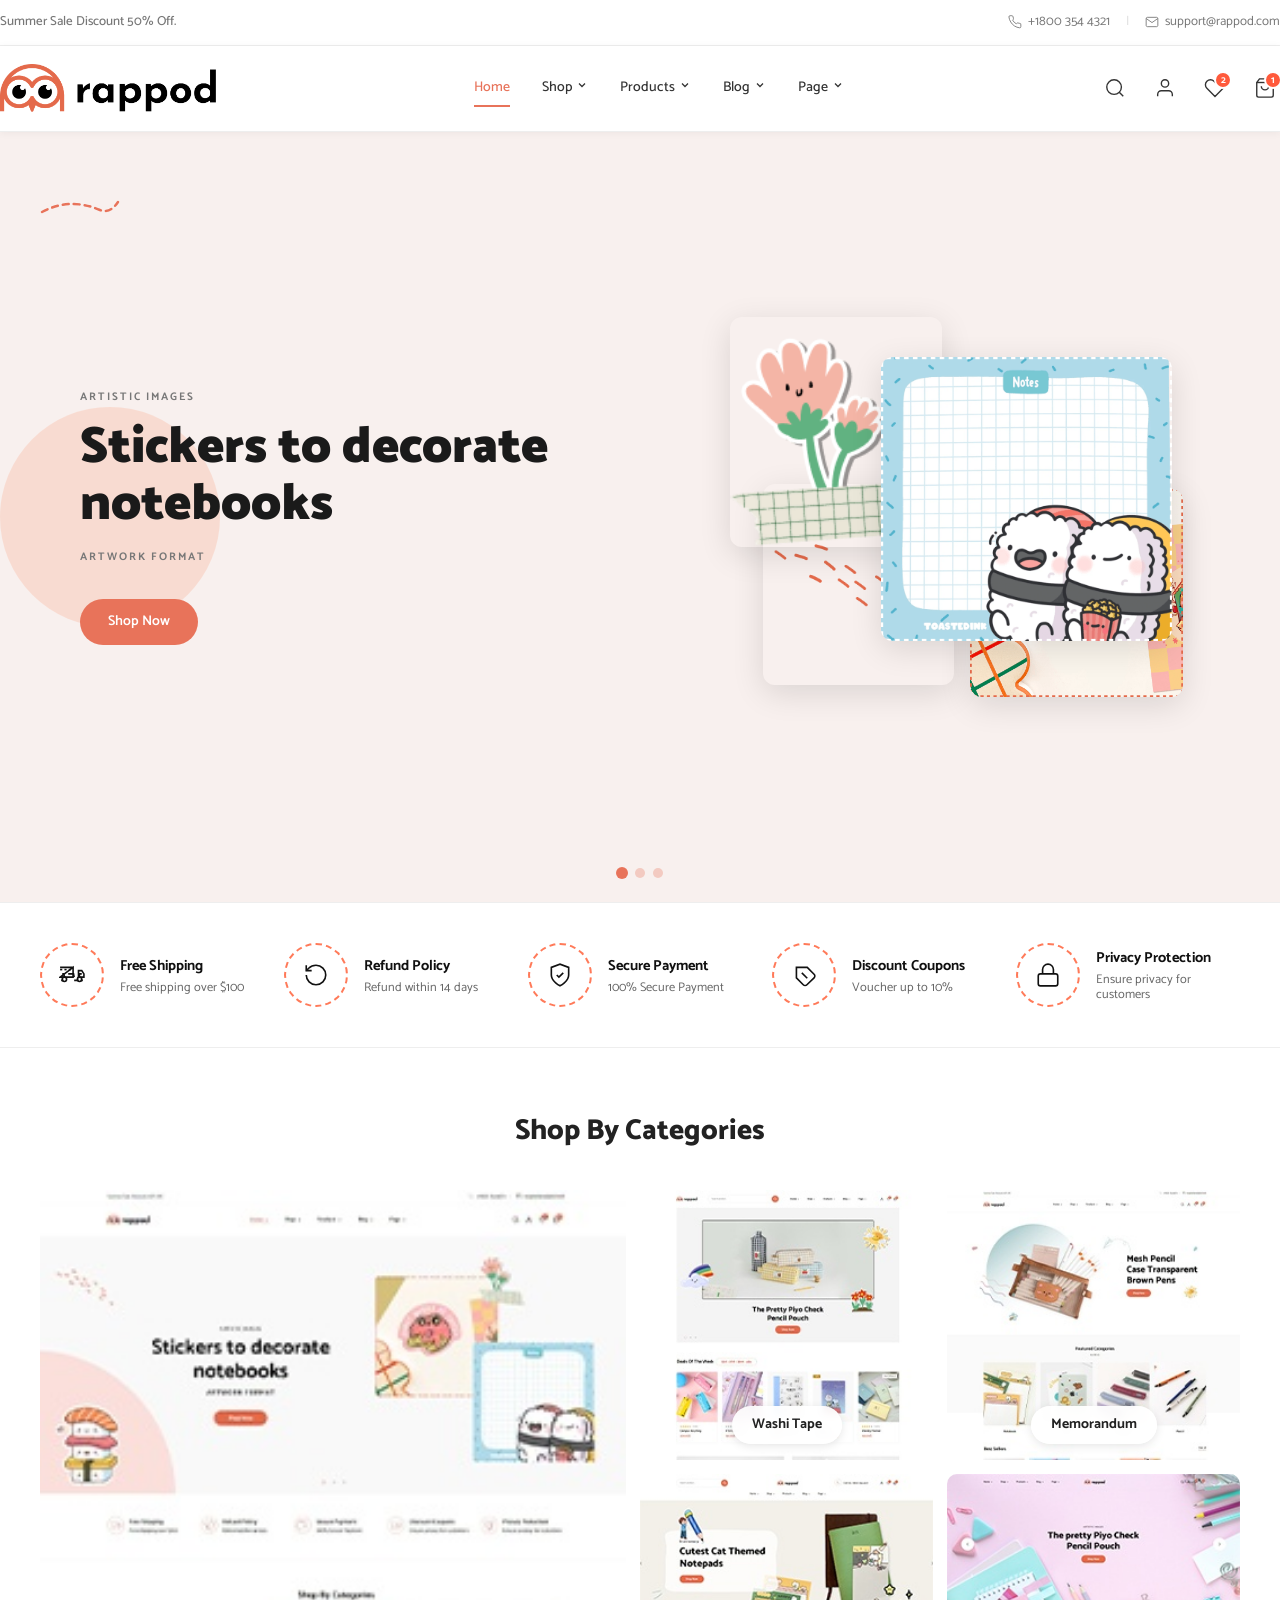
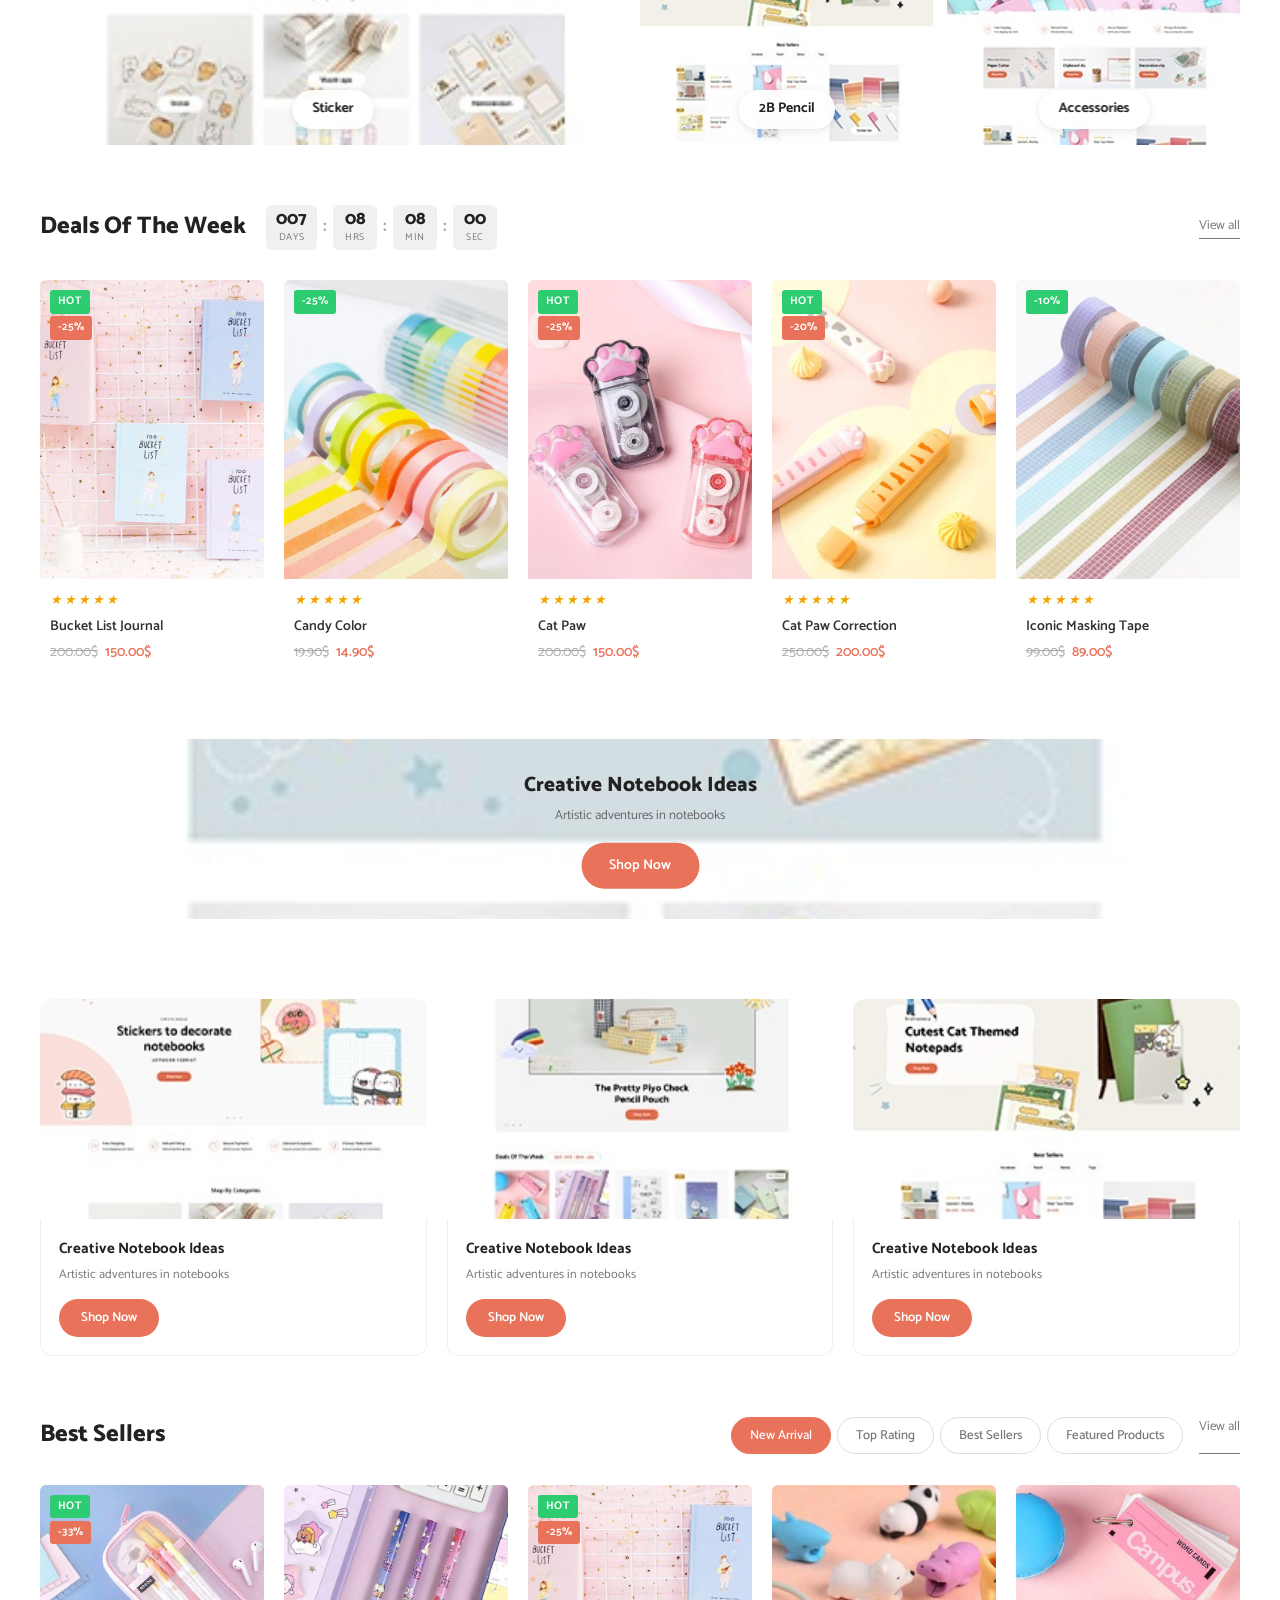
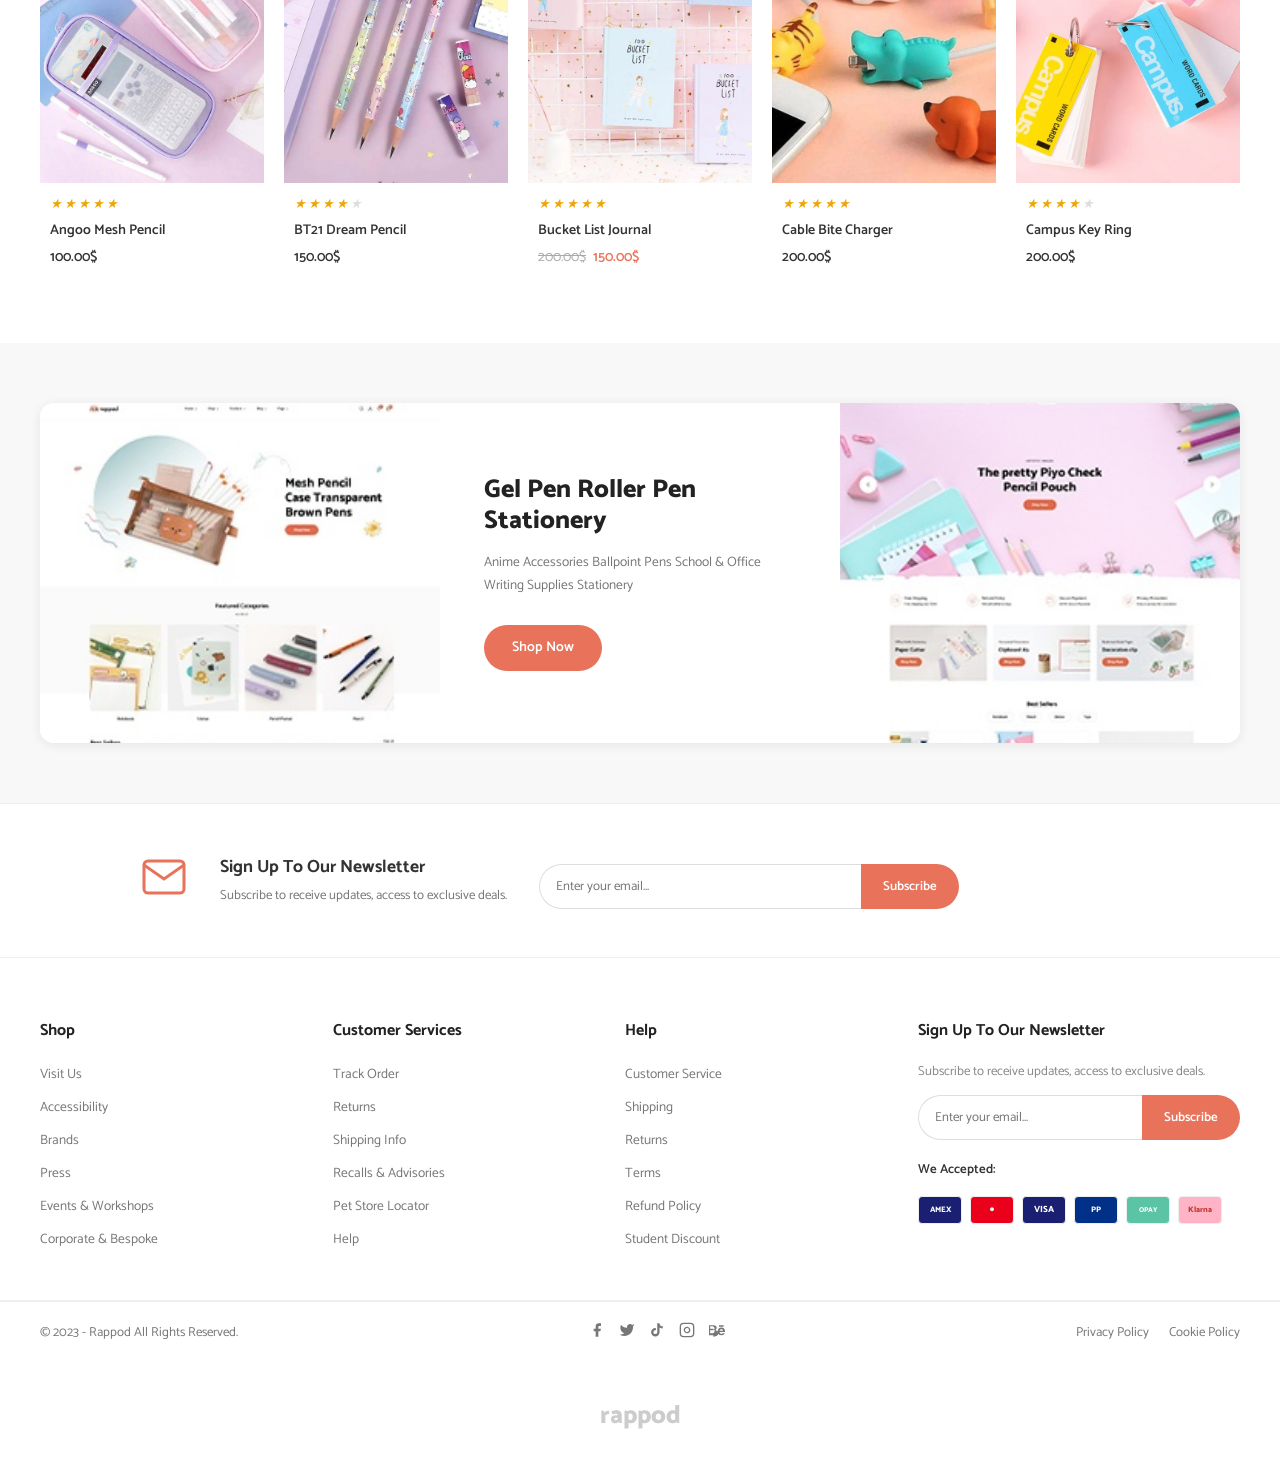
<file: index.html>
<!DOCTYPE html>
<html lang="en">
<head>
<meta charset="UTF-8"/>
<meta name="viewport" content="width=device-width, initial-scale=1.0"/>
<title>Rappod – Stationery &amp; Gift Store</title>
<link rel="stylesheet" href="css/shared.css"/>
<link rel="stylesheet" href="css/home.css"/>
</head>
<body>

<div id="header-root"></div>

<!-- ── HERO SLIDER ──────────────────────────── -->
<section class="hero-slider">
  <div class="hero-slides" id="hero-slides"></div>
  <div class="hero-dots" id="hero-dots"></div>
</section>

<!-- ── FEATURES STRIP ───────────────────────── -->
<section class="features-strip">
  <div class="container">
    <div class="features-grid" id="features-grid"></div>
  </div>
</section>

<!-- ── SHOP BY CATEGORIES ───────────────────── -->
<section class="section">
  <div class="container">
    <div class="section-header" style="justify-content:center;margin-bottom:36px;">
      <h2 class="section-title" style="font-size:1.8rem;">Shop By Categories</h2>
    </div>
    <div class="categories-mosaic" id="categories-mosaic"></div>
  </div>
</section>

<!-- ── DEALS OF THE WEEK ─────────────────────── -->
<section class="section" style="padding-top:0">
  <div class="container">
    <div class="section-header">
      <div style="display:flex;align-items:center;gap:20px;flex-wrap:wrap;">
        <h2 class="section-title">Deals Of The Week</h2>
        <div class="countdown" id="countdown"></div>
      </div>
      <a href="shop.html" class="section-link">View all</a>
    </div>
    <div class="product-grid grid-5" id="deals-grid"></div>
  </div>
</section>

<!-- ── PROMO BANNER ───────────────────────────── -->
<section class="promo-banner-full">
  <div class="container">
    <div class="promo-banner-card">
      <img src="assets/uploads/2023/08/index-8-1.jpg" alt="Creative Notebook Ideas" class="promo-banner-img"/>
      <div class="promo-banner-text">
        <h3>Creative Notebook Ideas</h3>
        <p>Artistic adventures in notebooks</p>
        <a href="shop.html" class="btn-primary">Shop Now</a>
      </div>
    </div>
  </div>
</section>

<!-- ── PROMO GRID ─────────────────────────────── -->
<section class="section" style="padding-top:40px;padding-bottom:40px;">
  <div class="container">
    <div class="product-grid grid-3" id="promo-grid"></div>
  </div>
</section>

<!-- ── BEST SELLERS ───────────────────────────── -->
<section class="section" style="padding-top:20px;">
  <div class="container">
    <div class="section-header">
      <h2 class="section-title">Best Sellers</h2>
      <div class="tab-buttons">
        <button class="tab-btn active" data-tab="new-arrival" onclick="switchBestSeller(this,'new-arrival')">New Arrival</button>
        <button class="tab-btn" data-tab="top-rating" onclick="switchBestSeller(this,'top-rating')">Top Rating</button>
        <button class="tab-btn" data-tab="best-sellers" onclick="switchBestSeller(this,'best-sellers')">Best Sellers</button>
        <button class="tab-btn" data-tab="featured" onclick="switchBestSeller(this,'featured')">Featured Products</button>
        <a href="shop.html" class="section-link" style="margin-left:10px;">View all</a>
      </div>
    </div>
    <div class="product-grid grid-5" id="bestsellers-grid"></div>
  </div>
</section>

<!-- ── FEATURED PRODUCT ───────────────────────── -->
<section class="featured-product-section">
  <div class="container">
    <div class="featured-product-grid" id="featured-product"></div>
  </div>
</section>

<!-- ── NEWSLETTER ─────────────────────────────── -->
<section class="newsletter-section">
  <div class="container">
    <div class="newsletter-inner">
      <div class="newsletter-icon">
        <svg width="48" height="48" viewBox="0 0 24 24" fill="none" stroke="var(--accent)" stroke-width="1.5"><path d="M4 4h16c1.1 0 2 .9 2 2v12c0 1.1-.9 2-2 2H4c-1.1 0-2-.9-2-2V6c0-1.1.9-2 2-2z"/><polyline points="22,6 12,13 2,6"/></svg>
      </div>
      <div class="newsletter-text">
        <h3>Sign Up To Our Newsletter</h3>
        <p>Subscribe to receive updates, access to exclusive deals.</p>
      </div>
      <div class="newsletter-form" style="flex:1;max-width:420px;">
        <input type="email" class="newsletter-input" placeholder="Enter your email..."/>
        <button class="newsletter-btn" onclick="alert('Thank you for subscribing!')">Subscribe</button>
      </div>
    </div>
  </div>
</section>

<div id="footer-root"></div>

<button id="scroll-top-btn" class="scroll-top" aria-label="Back to top">
  <svg viewBox="0 0 24 24" fill="none" stroke="currentColor" stroke-width="2.5"><polyline points="18 15 12 9 6 15"/></svg>
</button>

<script src="data/mock.js"></script>
<script src="js/shared.js"></script>
<script src="js/home.js"></script>
</body>
</html>
</file>
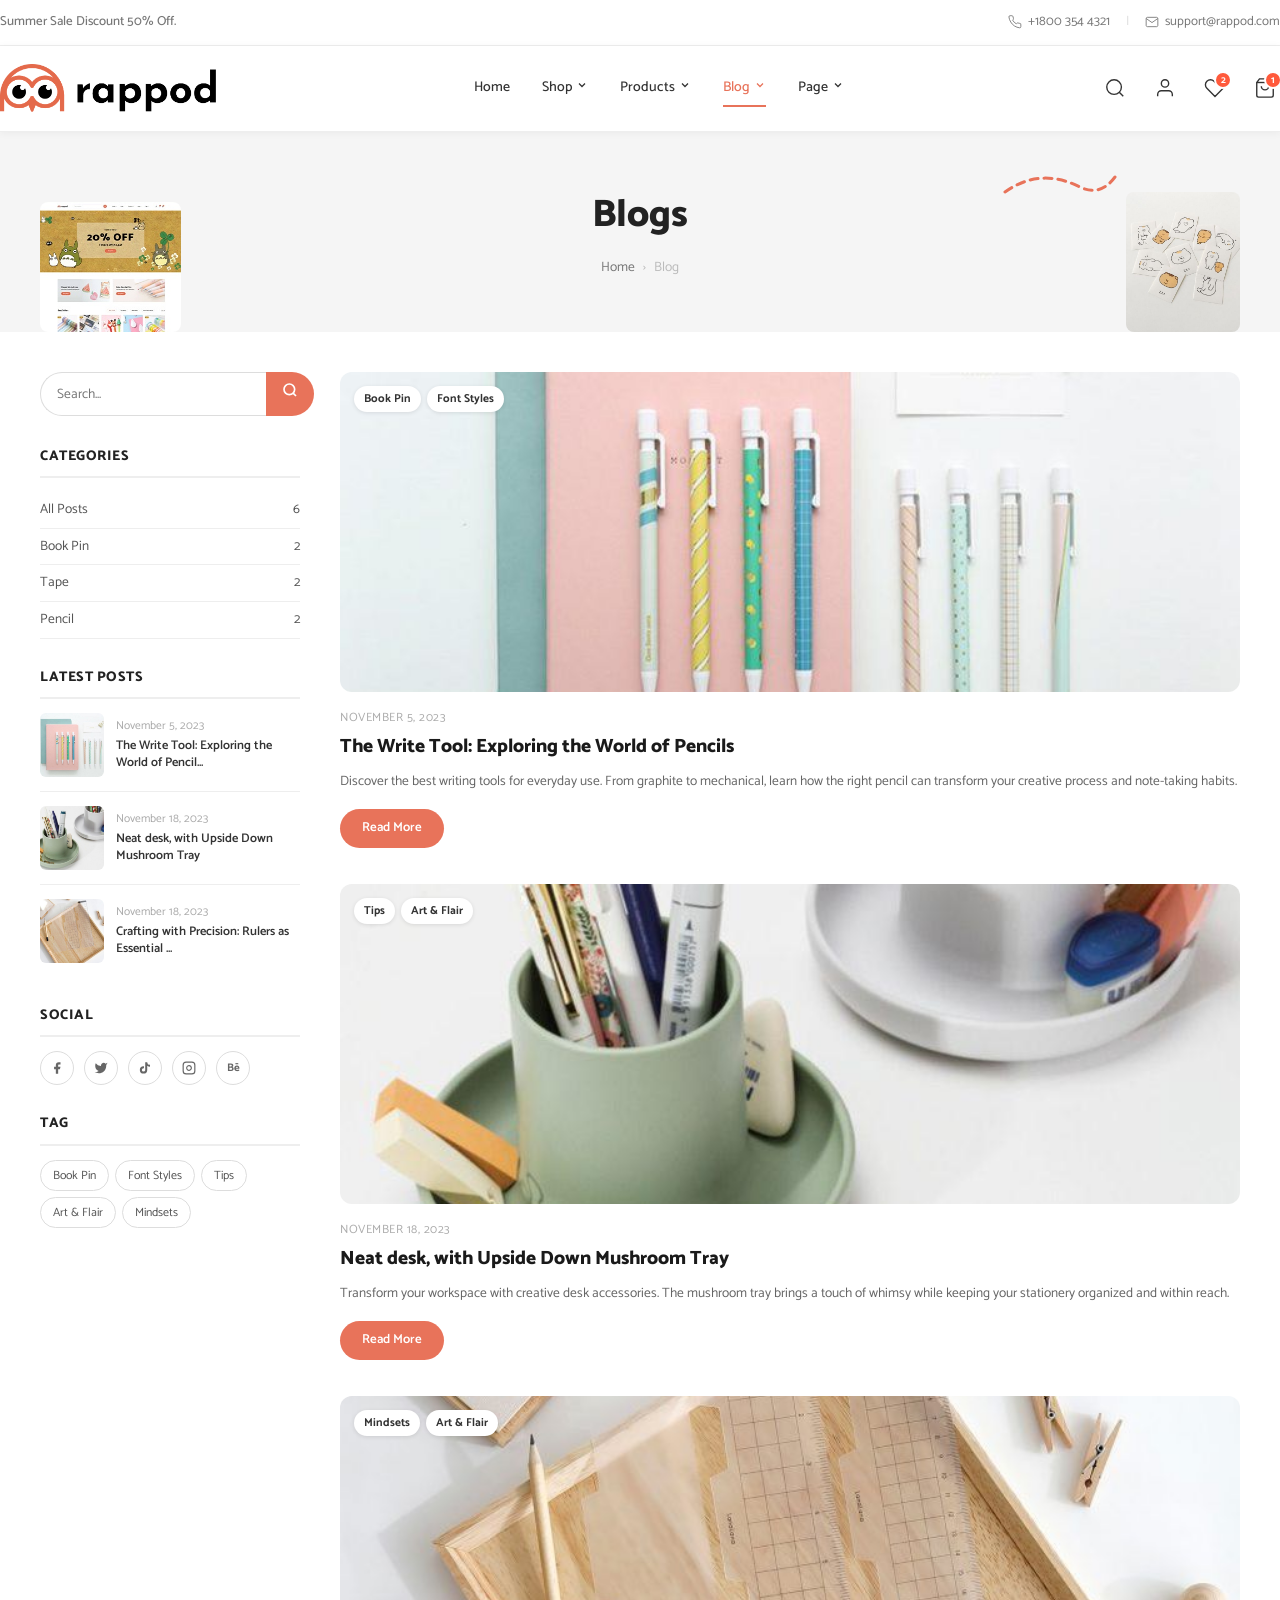
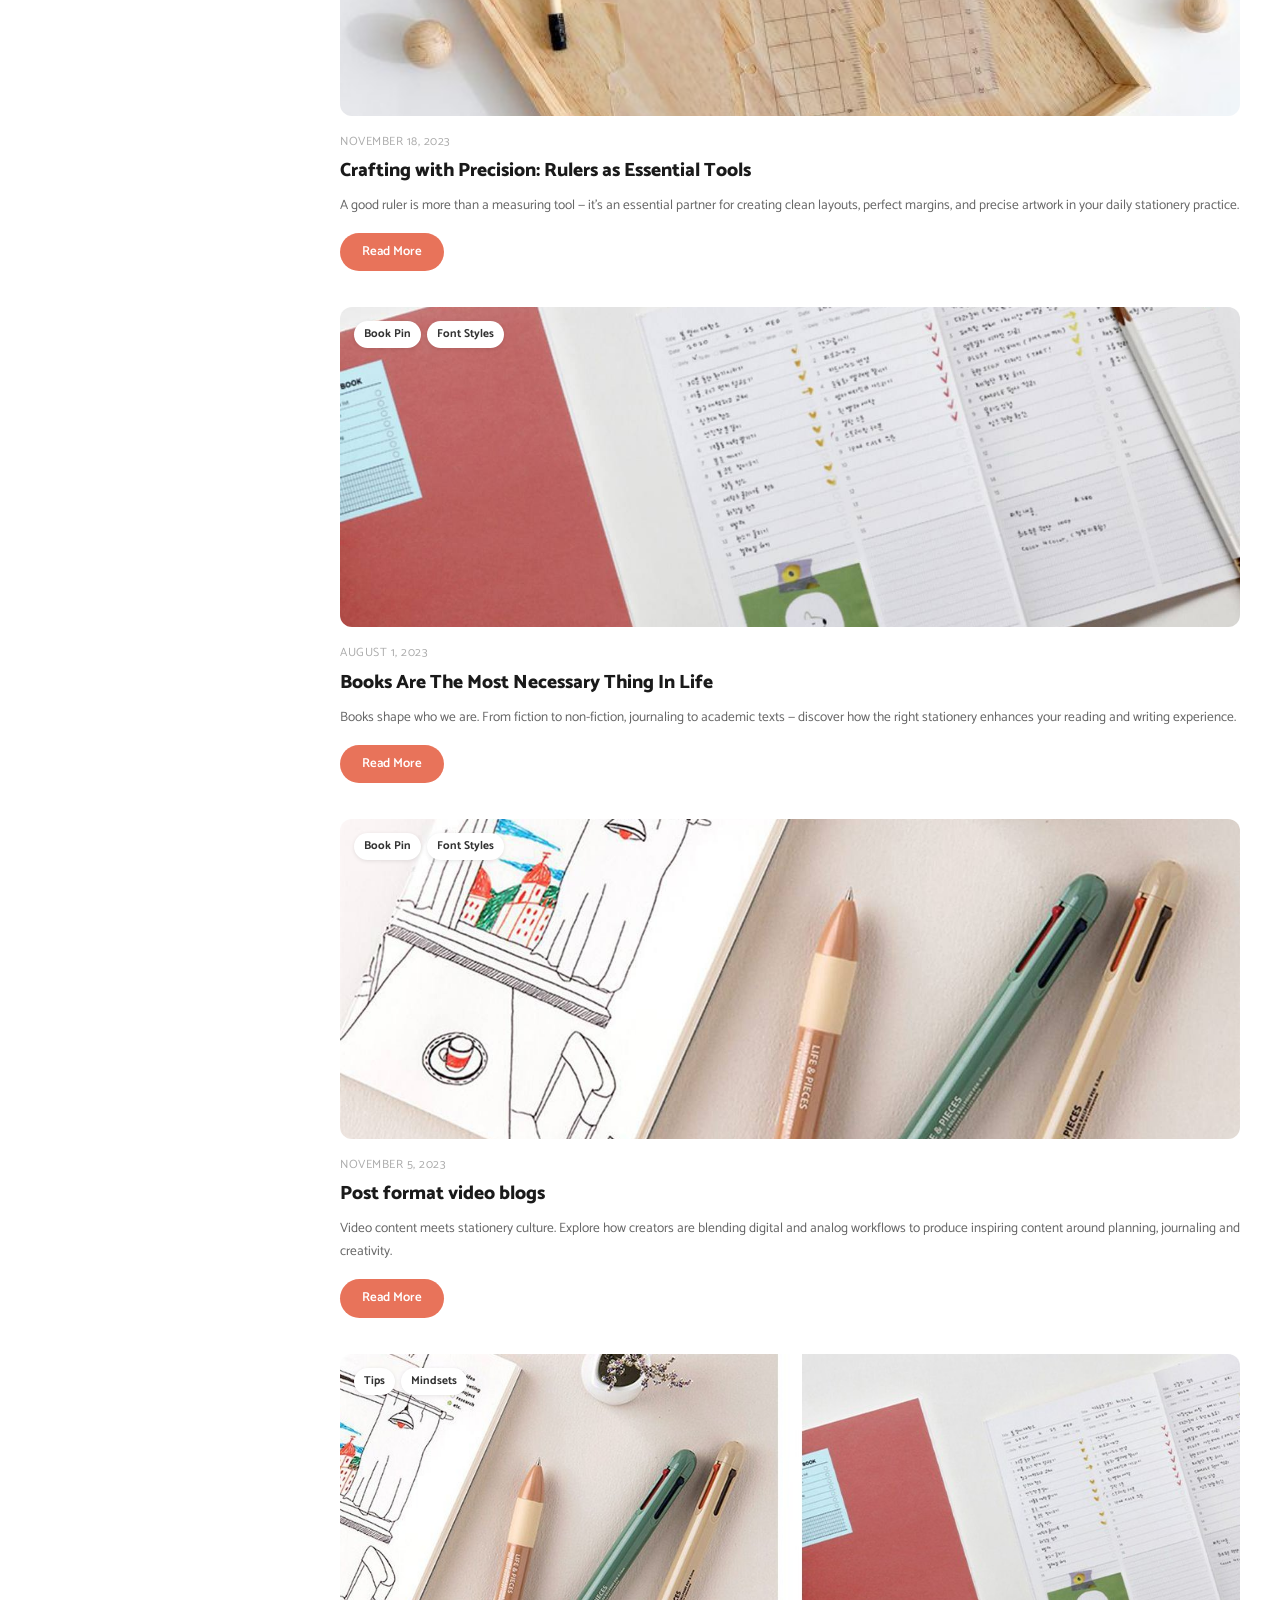
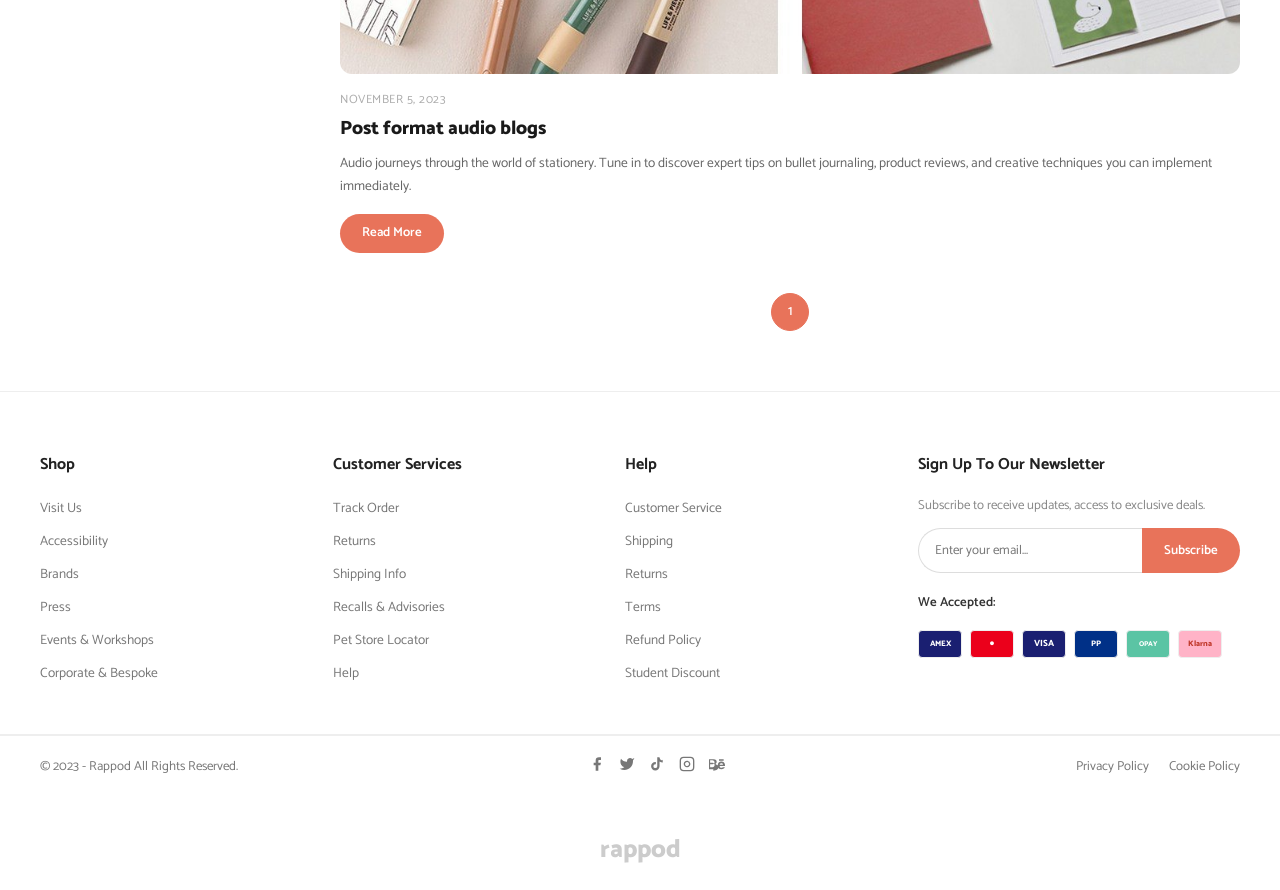
<file: blog.html>
<!DOCTYPE html>
<html lang="en">
<head>
<meta charset="UTF-8"/>
<meta name="viewport" content="width=device-width, initial-scale=1.0"/>
<title>Blogs – Rappod</title>
<link rel="stylesheet" href="css/shared.css"/>
<style>
/* blog.css */
.blog-layout { display: grid; grid-template-columns: 260px 1fr; gap: 40px; padding: 40px 40px 60px; max-width: 1280px; margin: 0 auto; }

/* Sidebar */
.blog-sidebar-search { display: flex; margin-bottom: 30px; }
.blog-sidebar-search input {
  flex: 1; padding: 10px 16px; border: 1.5px solid var(--border-med);
  border-right: none; border-radius: 30px 0 0 30px; font-size: 13.5px; outline: none;
}
.blog-sidebar-search button {
  background: var(--accent); color: #fff; border: none;
  padding: 10px 16px; border-radius: 0 30px 30px 0; font-size: 14px;
}
.sidebar-widget { margin-bottom: 28px; }
.sidebar-widget-title {
  font-size: 14px; font-weight: 800; text-transform: uppercase; letter-spacing: .5px;
  color: #222; margin-bottom: 14px; padding-bottom: 8px; border-bottom: 2px solid var(--border);
}
.blog-cat-list li { padding: 7px 0; border-bottom: 1px solid var(--border); }
.blog-cat-list li a { font-size: 13.5px; color: #555; display: flex; justify-content: space-between; }
.blog-cat-list li a:hover { color: var(--accent); }

.latest-post { display: flex; gap: 12px; margin-bottom: 14px; padding-bottom: 14px; border-bottom: 1px solid var(--border); }
.latest-post:last-child { border-bottom: none; }
.latest-post img { width: 64px; height: 64px; object-fit: cover; border-radius: 6px; flex-shrink: 0; }
.latest-post-info h5 { font-size: 12.5px; font-weight: 600; line-height: 1.4; margin-bottom: 3px; }
.latest-post-info h5 a:hover { color: var(--accent); }
.latest-post-info time { font-size: 11.5px; color: var(--text-muted); }

.social-blog-links { display: flex; gap: 10px; flex-wrap: wrap; }
.social-blog-link {
  width: 34px; height: 34px; border-radius: 50%; border: 1.5px solid var(--border-med);
  display: flex; align-items: center; justify-content: center; color: #666;
  font-size: 13px; transition: all .2s;
}
.social-blog-link:hover { background: var(--accent); border-color: var(--accent); color: #fff; }
.social-blog-link svg { width: 14px; height: 14px; }

.tag-chips { display: flex; gap: 6px; flex-wrap: wrap; }
.tag-chip {
  padding: 5px 12px; border: 1.5px solid var(--border-med); border-radius: 30px;
  font-size: 12px; cursor: pointer; color: #555; background: #fff; transition: all .2s;
}
.tag-chip:hover, .tag-chip.active { background: var(--accent); border-color: var(--accent); color: #fff; }

/* Blog cards */
.blog-card { margin-bottom: 36px; }
.blog-card-img { position: relative; border-radius: 12px; overflow: hidden; margin-bottom: 16px; }
.blog-card-img img { width: 100%; height: 320px; object-fit: cover; transition: transform .4s; display: block; }
.blog-card:hover .blog-card-img img { transform: scale(1.03); }
.blog-tags { position: absolute; top: 14px; left: 14px; display: flex; gap: 6px; }
.blog-tag {
  background: #fff; color: #333; font-size: 11.5px; font-weight: 700;
  padding: 4px 10px; border-radius: 30px; box-shadow: 0 1px 4px rgba(0,0,0,.1);
}
.blog-date { font-size: 12px; color: var(--text-muted); margin-bottom: 8px; text-transform: uppercase; letter-spacing: .5px; }
.blog-card-title { font-size: 1.2rem; font-weight: 800; color: #1a1a1a; margin-bottom: 10px; line-height: 1.3; }
.blog-card-title a:hover { color: var(--accent); }
.blog-card-excerpt { font-size: 13.5px; color: #666; line-height: 1.7; margin-bottom: 16px; }
.blog-read-more { font-size: 13px; font-weight: 600; color: #fff; background: var(--accent); padding: 9px 22px; border-radius: 30px; display: inline-block; transition: background .2s; }
.blog-read-more:hover { background: var(--accent-dark); color: #fff; }

@media(max-width:900px){ .blog-layout{grid-template-columns:1fr;padding:20px 16px;} }
</style>
</head>
<body>

<div id="header-root"></div>

<section class="page-hero">
  <div class="page-hero-deco left">
    <img src="assets/uploads/2023/08/index-6-1.jpg" alt="" style="height:130px;border-radius:8px;" onerror="this.style.display='none'"/>
  </div>
  <div class="page-hero-deco right">
    <img src="assets/uploads/2023/10/banner-1.jpg" alt="" style="height:140px;border-radius:8px;" onerror="this.style.display='none'"/>
  </div>
  <div class="page-hero-deco-dash"></div>
  <div class="page-hero-center">
    <h1>Blogs</h1>
    <nav class="breadcrumb">
      <a href="index.html">Home</a><span>›</span><span>Blog</span>
    </nav>
  </div>
</section>

<div class="blog-layout">

  <!-- SIDEBAR -->
  <aside class="blog-sidebar">
    <div class="blog-sidebar-search">
      <input type="text" id="blog-search-input" placeholder="Search..." oninput="filterBlog()"/>
      <button onclick="filterBlog()">
        <svg viewBox="0 0 24 24" fill="none" stroke="currentColor" stroke-width="2.5" width="16" height="16"><circle cx="11" cy="11" r="8"/><line x1="21" y1="21" x2="16.65" y2="16.65"/></svg>
      </button>
    </div>

    <div class="sidebar-widget">
      <div class="sidebar-widget-title">Categories</div>
      <ul class="blog-cat-list" id="blog-cat-list"></ul>
    </div>

    <div class="sidebar-widget">
      <div class="sidebar-widget-title">Latest Posts</div>
      <div id="latest-posts"></div>
    </div>

    <div class="sidebar-widget">
      <div class="sidebar-widget-title">Social</div>
      <div class="social-blog-links">
        <a href="#" class="social-blog-link"><svg viewBox="0 0 24 24" fill="currentColor"><path d="M18 2h-3a5 5 0 0 0-5 5v3H7v4h3v8h4v-8h3l1-4h-4V7a1 1 0 0 1 1-1h3z"/></svg></a>
        <a href="#" class="social-blog-link"><svg viewBox="0 0 24 24" fill="currentColor"><path d="M23 3a10.9 10.9 0 0 1-3.14 1.53 4.48 4.48 0 0 0-7.86 3v1A10.66 10.66 0 0 1 3 4s-4 9 5 13a11.64 11.64 0 0 1-7 2c9 5 20 0 20-11.5a4.5 4.5 0 0 0-.08-.83A7.72 7.72 0 0 0 23 3z"/></svg></a>
        <a href="#" class="social-blog-link"><svg viewBox="0 0 24 24" fill="currentColor"><path d="M19.59 6.69a4.83 4.83 0 0 1-3.77-4.25V2h-3.45v13.67a2.89 2.89 0 0 1-2.88 2.5 2.89 2.89 0 0 1-2.89-2.89 2.89 2.89 0 0 1 2.89-2.89c.28 0 .54.04.79.1V9.01a6.33 6.33 0 0 0-.79-.05 6.34 6.34 0 0 0-6.34 6.34 6.34 6.34 0 0 0 6.34 6.34 6.34 6.34 0 0 0 6.33-6.34V8.19a8.16 8.16 0 0 0 4.77 1.52V6.23a4.85 4.85 0 0 1-1-.54z"/></svg></a>
        <a href="#" class="social-blog-link"><svg viewBox="0 0 24 24" fill="none" stroke="currentColor" stroke-width="2"><rect x="2" y="2" width="20" height="20" rx="5"/><path d="M16 11.37A4 4 0 1 1 12.63 8 4 4 0 0 1 16 11.37z"/><line x1="17.5" y1="6.5" x2="17.51" y2="6.5"/></svg></a>
        <a href="#" class="social-blog-link" style="font-size:11px;font-weight:700;">Bē</a>
      </div>
    </div>

    <div class="sidebar-widget">
      <div class="sidebar-widget-title">Tag</div>
      <div class="tag-chips" id="tag-chips"></div>
    </div>
  </aside>

  <!-- BLOG LISTING -->
  <main>
    <div id="blog-listing"></div>
    <div class="pagination" id="blog-pagination"></div>
  </main>

</div>

<div id="footer-root"></div>
<button id="scroll-top-btn" class="scroll-top" aria-label="Back to top">
  <svg viewBox="0 0 24 24" fill="none" stroke="currentColor" stroke-width="2.5"><polyline points="18 15 12 9 6 15"/></svg>
</button>

<script src="data/mock.js"></script>
<script src="js/shared.js"></script>
<script>
document.getElementById('header-root').innerHTML = buildHeader('blog');
document.getElementById('footer-root').innerHTML = buildFooter();

let blogState = { cat:'', tag:'', search:'', page:1 };
const BLOG_PER = 6;

function buildBlogSidebar() {
  // Categories
  const cats = [...new Set(RAPPOD.blogPosts.map(p=>p.cat))];
  document.getElementById('blog-cat-list').innerHTML = 
    `<li><a href="#" onclick="setBlogCat('',event)">All Posts <span>${RAPPOD.blogPosts.length}</span></a></li>` +
    cats.map(c=>`<li><a href="#" onclick="setBlogCat('${c}',event)">${c} <span>${RAPPOD.blogPosts.filter(p=>p.cat===c).length}</span></a></li>`).join('');

  // Latest posts
  document.getElementById('latest-posts').innerHTML = RAPPOD.blogPosts.slice(0,3).map(p=>`
    <div class="latest-post">
      <img src="${p.thumb}" alt="${p.title}" onerror="this.src='assets/uploads/2023/01/blog-1-500x500.jpg'"/>
      <div class="latest-post-info">
        <time>${p.date}</time>
        <h5><a href="#">${p.title.substring(0,45)}${p.title.length>45?'...':''}</a></h5>
      </div>
    </div>`).join('');

  // Tags
  const tags = [...new Set(RAPPOD.blogPosts.flatMap(p=>p.tags))];
  document.getElementById('tag-chips').innerHTML = tags.map(t=>`
    <button class="tag-chip" onclick="setBlogTag('${t}',this)">${t}</button>`).join('');
}

function setBlogCat(cat, e) {
  e && e.preventDefault();
  blogState.cat = cat; blogState.page = 1; renderBlog();
}
function setBlogTag(tag, btn) {
  blogState.tag = blogState.tag === tag ? '' : tag;
  blogState.page = 1;
  document.querySelectorAll('.tag-chip').forEach(b => b.classList.remove('active'));
  if (blogState.tag) btn.classList.add('active');
  renderBlog();
}
function filterBlog() {
  blogState.search = document.getElementById('blog-search-input').value;
  blogState.page = 1; renderBlog();
}

function renderBlog() {
  let posts = [...RAPPOD.blogPosts];
  if (blogState.cat)    posts = posts.filter(p=>p.cat===blogState.cat);
  if (blogState.tag)    posts = posts.filter(p=>p.tags.includes(blogState.tag));
  if (blogState.search) posts = posts.filter(p=>p.title.toLowerCase().includes(blogState.search.toLowerCase()));

  const start = (blogState.page-1)*BLOG_PER;
  const paged = posts.slice(start, start+BLOG_PER);

  document.getElementById('blog-listing').innerHTML = paged.length
    ? paged.map(p=>`
      <article class="blog-card">
        <div class="blog-card-img">
          <img src="${p.image}" alt="${p.title}" onerror="this.src='assets/uploads/2023/01/blog-1-720x484.jpg'"/>
          <div class="blog-tags">${p.tags.slice(0,2).map(t=>`<span class="blog-tag">${t}</span>`).join('')}</div>
        </div>
        <div class="blog-date">${p.date}</div>
        <h2 class="blog-card-title"><a href="#">${p.title}</a></h2>
        <p class="blog-card-excerpt">${p.excerpt}</p>
        <a href="#" class="blog-read-more">Read More</a>
      </article>`).join('')
    : '<p style="padding:40px;text-align:center;color:#999;">No posts found.</p>';

  const pages = Math.ceil(posts.length/BLOG_PER);
  document.getElementById('blog-pagination').innerHTML = [
    pages>1?`<button class="page-btn arrow" onclick="blogPage(${blogState.page-1})">‹</button>`:'',
    ...Array.from({length:pages},(_,i)=>`<button class="page-btn${i+1===blogState.page?' active':''}" onclick="blogPage(${i+1})">${i+1}</button>`),
    pages>1?`<button class="page-btn arrow" onclick="blogPage(${blogState.page+1})">›</button>`:'',
  ].join('');
}

function blogPage(p) {
  const pages = Math.ceil(RAPPOD.blogPosts.length/BLOG_PER);
  blogState.page = Math.max(1, Math.min(p, pages));
  renderBlog();
  window.scrollTo({top:300,behavior:'smooth'});
}

document.addEventListener('DOMContentLoaded', ()=>{ buildBlogSidebar(); renderBlog(); });
</script>
</body>
</html>
</file>
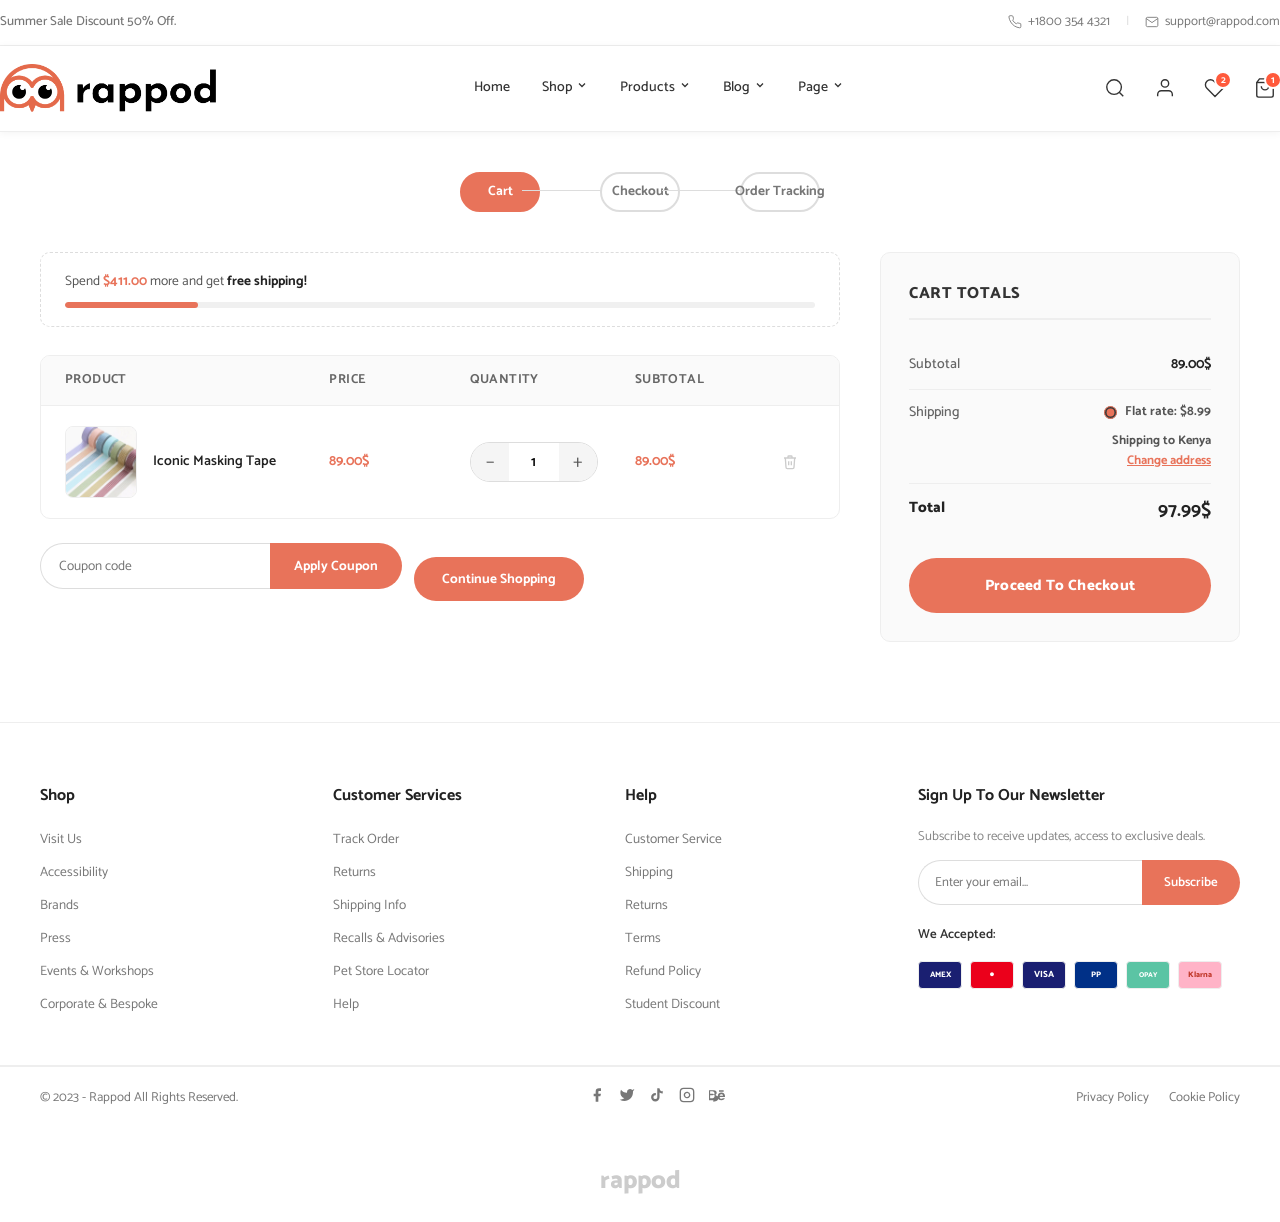
<file: cart.html>
<!DOCTYPE html>
<html lang="en">
<head>
<meta charset="UTF-8"/>
<meta name="viewport" content="width=device-width, initial-scale=1.0"/>
<title>Cart – Rappod</title>
<link rel="stylesheet" href="css/shared.css"/>
<style>
/* cart.css */
.cart-page { max-width: 1280px; margin: 0 auto; padding: 40px 40px 80px; }

/* Step indicator */
.cart-steps {
  display: flex; align-items: center; justify-content: center;
  gap: 0; margin-bottom: 40px;
}
.cart-step {
  display: flex; flex-direction: column; align-items: center;
  gap: 6px; position: relative; padding: 0 30px;
}
.cart-step::after {
  content: ''; position: absolute; top: 18px; left: calc(50% + 22px);
  width: calc(100% - 44px); height: 1px; background: var(--border-med);
}
.cart-step:last-child::after { display: none; }
.step-circle {
  width: 40px; height: 40px; border-radius: 30px;
  display: flex; align-items: center; justify-content: center;
  font-size: 13.5px; font-weight: 700; border: 2px solid var(--border-med);
  background: #fff; color: var(--text-light); transition: all .2s; white-space: nowrap;
  padding: 0 16px; min-width: 80px;
}
.cart-step.active .step-circle { background: var(--accent); border-color: var(--accent); color: #fff; }
.step-label { font-size: 12px; color: var(--text-light); }
.cart-step.active .step-label { color: var(--accent); font-weight: 600; }

/* Shipping bar */
.shipping-bar-wrap {
  border: 1.5px dashed var(--border-med); border-radius: 10px;
  padding: 18px 24px; margin-bottom: 28px; background: #fff;
}
.shipping-bar-msg { font-size: 13.5px; color: #555; margin-bottom: 10px; }
.shipping-bar-msg strong { color: #222; }
.shipping-bar-msg b { color: var(--accent); }
.shipping-bar-track { background: #f0f0f0; border-radius: 30px; height: 6px; overflow: hidden; }
.shipping-bar-fill { height: 100%; background: var(--accent); border-radius: 30px; transition: width .5s ease; }

/* Cart table */
.cart-table-wrap { border: 1.5px solid var(--border); border-radius: 10px; overflow: hidden; margin-bottom: 24px; }
.cart-table-header {
  display: grid; grid-template-columns: 2fr 1fr 1.2fr 1fr 40px;
  gap: 16px; padding: 14px 24px;
  background: #fafafa; border-bottom: 1.5px solid var(--border);
  font-size: 13px; font-weight: 700; text-transform: uppercase;
  letter-spacing: .4px; color: #666;
}
.cart-table-row {
  display: grid; grid-template-columns: 2fr 1fr 1.2fr 1fr 40px;
  gap: 16px; padding: 20px 24px;
  border-bottom: 1px solid var(--border); align-items: center;
}
.cart-table-row:last-child { border-bottom: none; }
.cart-product-cell { display: flex; align-items: center; gap: 16px; }
.cart-product-img { width: 72px; height: 72px; object-fit: cover; border-radius: 8px; border: 1px solid var(--border); flex-shrink: 0; }
.cart-product-name { font-size: 14px; font-weight: 600; color: #222; }
.cart-product-name a:hover { color: var(--accent); }
.cart-price { font-size: 14px; color: var(--accent); font-weight: 700; }
.cart-subtotal { font-size: 14px; color: var(--accent); font-weight: 700; }
.cart-remove {
  background: none; border: none; color: #ccc; cursor: pointer;
  width: 30px; height: 30px; display: flex; align-items: center; justify-content: center;
  border-radius: 50%; transition: all .2s;
}
.cart-remove:hover { background: #fee; color: #e74c3c; }
.cart-remove svg { width: 16px; height: 16px; }

/* Cart footer row */
.cart-actions {
  display: flex; align-items: center; gap: 12px;
  flex-wrap: wrap; margin-bottom: 0;
}
.coupon-wrap { display: flex; gap: 0; flex: 1; max-width: 420px; }
.coupon-input {
  flex: 1; padding: 11px 18px;
  border: 1.5px solid var(--border-med); border-right: none;
  border-radius: 30px 0 0 30px; font-size: 13.5px; outline: none;
  color: #888;
}
.coupon-input:focus { border-color: var(--accent); }
.coupon-btn {
  padding: 11px 24px; background: var(--accent); color: #fff;
  border: none; border-radius: 0 30px 30px 0; font-size: 13.5px;
  font-weight: 700; cursor: pointer; transition: background .2s; white-space: nowrap;
}
.coupon-btn:hover { background: var(--accent-dark); }
.continue-btn {
  padding: 11px 28px; background: var(--accent); color: #fff;
  border: none; border-radius: 30px; font-size: 13.5px;
  font-weight: 700; cursor: pointer; transition: background .2s; white-space: nowrap;
}
.continue-btn:hover { background: var(--accent-dark); }
.coupon-msg { font-size: 12.5px; margin-top: 8px; min-height: 18px; }
.coupon-msg.success { color: #27ae60; }
.coupon-msg.error   { color: #e74c3c; }

/* Cart layout */
.cart-layout { display: grid; grid-template-columns: 1fr 360px; gap: 40px; align-items: start; }
.cart-left {}

/* Cart totals */
.cart-totals {
  background: #fafafa; border: 1.5px solid var(--border);
  border-radius: 10px; padding: 28px; position: sticky; top: 90px;
}
.cart-totals h3 {
  font-size: 1rem; font-weight: 800; text-transform: uppercase;
  letter-spacing: .5px; margin-bottom: 22px;
  padding-bottom: 12px; border-bottom: 2px solid var(--border);
}
.totals-row {
  display: flex; justify-content: space-between; align-items: flex-start;
  padding: 12px 0; border-bottom: 1px solid var(--border);
  font-size: 14px;
}
.totals-row:last-of-type { border-bottom: none; }
.totals-label { color: #666; font-weight: 500; }
.totals-value { font-weight: 700; color: #222; text-align: right; }
.totals-total .totals-label { font-weight: 800; font-size: 15px; color: #222; }
.totals-total .totals-value { font-size: 1.2rem; color: #222; }
.shipping-options { font-size: 13px; color: #555; }
.shipping-option { display: flex; align-items: center; gap: 8px; margin-bottom: 5px; }
.shipping-option input { accent-color: var(--accent); }
.shipping-addr { font-size: 12.5px; color: #555; margin-top: 8px; }
.shipping-addr a { color: var(--accent); text-decoration: underline; cursor: pointer; }
.checkout-btn {
  width: 100%; padding: 15px; background: var(--accent); color: #fff;
  border: none; border-radius: 30px; font-size: 15px; font-weight: 800;
  cursor: pointer; margin-top: 20px; transition: all .2s; letter-spacing: .3px;
}
.checkout-btn:hover { background: var(--accent-dark); transform: translateY(-1px); box-shadow: 0 4px 16px rgba(232,115,90,.35); }

.cart-empty {
  text-align: center; padding: 60px 20px; color: var(--text-light);
  border: 1.5px solid var(--border); border-radius: 10px;
}
.cart-empty svg { width: 56px; height: 56px; color: #ddd; display: block; margin: 0 auto 18px; }
.cart-empty h3 { font-size: 1.1rem; color: #555; margin-bottom: 8px; }

@media(max-width:900px){
  .cart-page{padding:24px 16px 60px;}
  .cart-layout{grid-template-columns:1fr;}
  .cart-table-header{display:none;}
  .cart-table-row{grid-template-columns:72px 1fr 40px;grid-template-rows:auto auto;}
  .cart-table-row > *:nth-child(3){grid-column:2;grid-row:2;}
  .cart-table-row > *:nth-child(4){display:none;}
  .cart-totals{position:static;}
  .coupon-wrap{max-width:100%;}
}
</style>
</head>
<body>

<div id="header-root"></div>

<div class="cart-page">

  <!-- Step Indicator -->
  <div class="cart-steps">
    <div class="cart-step active">
      <div class="step-circle">Cart</div>
    </div>
    <div class="cart-step">
      <div class="step-circle">Checkout</div>
    </div>
    <div class="cart-step">
      <div class="step-circle">Order Tracking</div>
    </div>
  </div>

  <!-- Main Layout -->
  <div class="cart-layout" id="cart-layout">
    <!-- Populated by JS -->
  </div>

</div>

<div id="footer-root"></div>
<button id="scroll-top-btn" class="scroll-top" aria-label="Back to top">
  <svg viewBox="0 0 24 24" fill="none" stroke="currentColor" stroke-width="2.5"><polyline points="18 15 12 9 6 15"/></svg>
</button>

<script src="data/mock.js"></script>
<script src="js/shared.js"></script>
<script>
document.getElementById('header-root').innerHTML = buildHeader('');
document.getElementById('footer-root').innerHTML = buildFooter();

const FREE_SHIPPING_THRESHOLD = 500;
const COUPONS = { 'RAPPOD10': 10, 'SAVE20': 20, 'STATIONERY15': 15 };
let appliedDiscount = 0;
let appliedCoupon   = '';

function getSubtotal() {
  return RAPPOD.getCart().reduce((s,i) => s + i.price * i.qty, 0);
}

function renderCart() {
  const cart      = RAPPOD.getCart();
  const subtotal  = getSubtotal();
  const discAmt   = appliedDiscount ? (subtotal * appliedDiscount / 100) : 0;
  const shipping  = (subtotal - discAmt) >= FREE_SHIPPING_THRESHOLD ? 0 : 8.99;
  const total     = subtotal - discAmt + shipping;
  const pct       = Math.min(100, (subtotal / FREE_SHIPPING_THRESHOLD) * 100);
  const remaining = Math.max(0, FREE_SHIPPING_THRESHOLD - subtotal);

  if (!cart.length) {
    document.getElementById('cart-layout').innerHTML = `
      <div style="grid-column:1/-1;">
        <div class="cart-empty">
          <svg viewBox="0 0 24 24" fill="none" stroke="currentColor" stroke-width="1.5"><circle cx="9" cy="21" r="1"/><circle cx="20" cy="21" r="1"/><path d="M1 1h4l2.68 13.39a2 2 0 0 0 2 1.61h9.72a2 2 0 0 0 2-1.61L23 6H6"/></svg>
          <h3>Your cart is empty</h3>
          <p>Add some products to your cart to proceed.</p>
          <a href="shop.html" class="btn-primary" style="margin-top:20px;display:inline-block;">Continue Shopping</a>
        </div>
      </div>`;
    return;
  }

  document.getElementById('cart-layout').innerHTML = `
    <!-- LEFT -->
    <div class="cart-left">
      <!-- Shipping bar -->
      <div class="shipping-bar-wrap">
        <div class="shipping-bar-msg">
          ${remaining > 0
            ? `Spend <b>$${remaining.toFixed(2)}</b> more and get <strong>free shipping!</strong>`
            : `🎉 You've unlocked <strong>free shipping!</strong>`}
        </div>
        <div class="shipping-bar-track">
          <div class="shipping-bar-fill" style="width:${pct}%"></div>
        </div>
      </div>

      <!-- Cart Table -->
      <div class="cart-table-wrap">
        <div class="cart-table-header">
          <div>Product</div>
          <div>Price</div>
          <div>Quantity</div>
          <div>Subtotal</div>
          <div></div>
        </div>
        ${cart.map(item => `
          <div class="cart-table-row">
            <div class="cart-product-cell">
              <img src="${item.img}" alt="${item.name}" class="cart-product-img" onerror="this.src='assets/uploads/2020/12/candy-color-4-600x743.jpg'"/>
              <div class="cart-product-name">
                <a href="product.html?id=${item.id}">${item.name}</a>
              </div>
            </div>
            <div class="cart-price">${item.price.toFixed(2)}$</div>
            <div>
              <div class="qty-row" style="margin-bottom:0;">
                <button class="qty-btn" onclick="changeQty(${item.id},-1)">−</button>
                <input type="number" value="${item.qty}" min="1" class="qty-input"
                  onchange="setQty(${item.id}, parseInt(this.value)||1)"/>
                <button class="qty-btn" onclick="changeQty(${item.id},1)">+</button>
              </div>
            </div>
            <div class="cart-subtotal">${(item.price * item.qty).toFixed(2)}$</div>
            <button class="cart-remove" onclick="removeItem(${item.id})" title="Remove">
              <svg viewBox="0 0 24 24" fill="none" stroke="currentColor" stroke-width="2"><polyline points="3 6 5 6 21 6"/><path d="M19 6l-1 14a2 2 0 0 1-2 2H8a2 2 0 0 1-2-2L5 6"/><path d="M10 11v6"/><path d="M14 11v6"/><path d="M9 6V4a1 1 0 0 1 1-1h4a1 1 0 0 1 1 1v2"/></svg>
            </button>
          </div>`).join('')}
      </div>

      <!-- Actions -->
      <div class="cart-actions">
        <div>
          <div class="coupon-wrap">
            <input type="text" class="coupon-input" id="coupon-input" placeholder="Coupon code" value="${appliedCoupon}"/>
            <button class="coupon-btn" onclick="applyCoupon()">Apply Coupon</button>
          </div>
          <div class="coupon-msg" id="coupon-msg"></div>
        </div>
        <button class="continue-btn" onclick="window.location='shop.html'">Continue Shopping</button>
      </div>
    </div>

    <!-- RIGHT — Totals -->
    <div class="cart-totals">
      <h3>Cart Totals</h3>
      <div class="totals-row">
        <span class="totals-label">Subtotal</span>
        <span class="totals-value">${subtotal.toFixed(2)}$</span>
      </div>
      ${appliedDiscount ? `
      <div class="totals-row">
        <span class="totals-label">Discount (${appliedDiscount}%)</span>
        <span class="totals-value" style="color:var(--accent);">−${discAmt.toFixed(2)}$</span>
      </div>` : ''}
      <div class="totals-row">
        <span class="totals-label">Shipping</span>
        <div class="totals-value">
          <div class="shipping-options">
            <div class="shipping-option">
              <input type="radio" name="shipping" id="flat-rate" checked/>
              <label for="flat-rate">${shipping > 0 ? `Flat rate: $${shipping.toFixed(2)}` : 'Free shipping'}</label>
            </div>
          </div>
          <div class="shipping-addr">
            Shipping to <strong>Kenya</strong><br/>
            <a onclick="alert('Address change requires account login.')">Change address</a>
          </div>
        </div>
      </div>
      <div class="totals-row totals-total">
        <span class="totals-label">Total</span>
        <span class="totals-value">${total.toFixed(2)}$</span>
      </div>
      <button class="checkout-btn" onclick="handleCheckout()">Proceed To Checkout</button>
    </div>`;
}

function changeQty(id, delta) {
  const cart = RAPPOD.getCart();
  const item = cart.find(i => i.id === id);
  if (!item) return;
  const newQty = item.qty + delta;
  if (newQty < 1) { removeItem(id); return; }
  RAPPOD.updateQty(id, newQty);
  renderCart();
}

function setQty(id, qty) {
  if (qty < 1) { removeItem(id); return; }
  RAPPOD.updateQty(id, qty);
  renderCart();
}

function removeItem(id) {
  RAPPOD.removeFromCart(id);
  renderCart();
}

function applyCoupon() {
  const code = (document.getElementById('coupon-input').value || '').trim().toUpperCase();
  const msg  = document.getElementById('coupon-msg');
  if (COUPONS[code]) {
    appliedDiscount = COUPONS[code];
    appliedCoupon   = code;
    msg.textContent = `✓ Coupon "${code}" applied — ${COUPONS[code]}% off!`;
    msg.className   = 'coupon-msg success';
    renderCart();
  } else {
    msg.textContent = '✗ Invalid coupon code. Try RAPPOD10 or SAVE20.';
    msg.className   = 'coupon-msg error';
  }
}

function handleCheckout() {
  alert('Checkout requires a payment backend.\n\nThis is a frontend demo.\n\nWorking coupons: RAPPOD10, SAVE20, STATIONERY15');
}

document.addEventListener('DOMContentLoaded', renderCart);
</script>
</body>
</html>
</file>
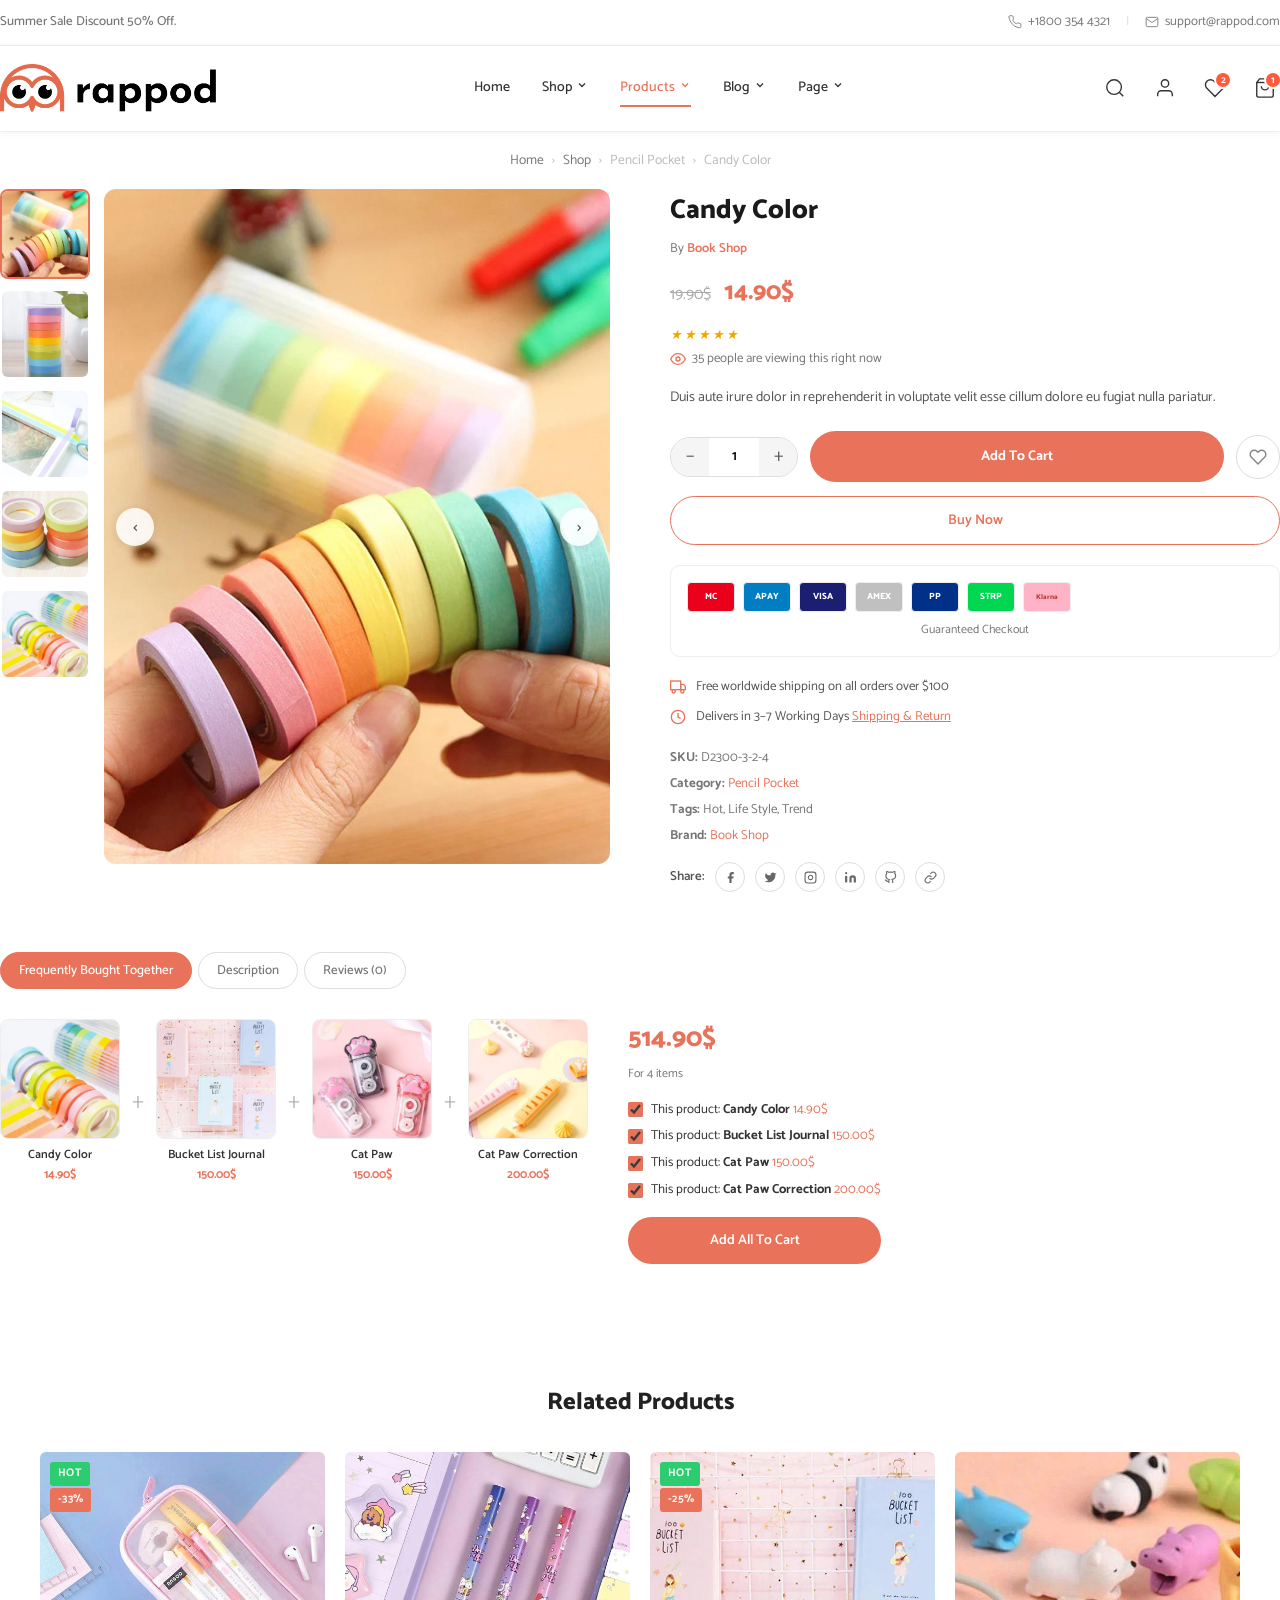
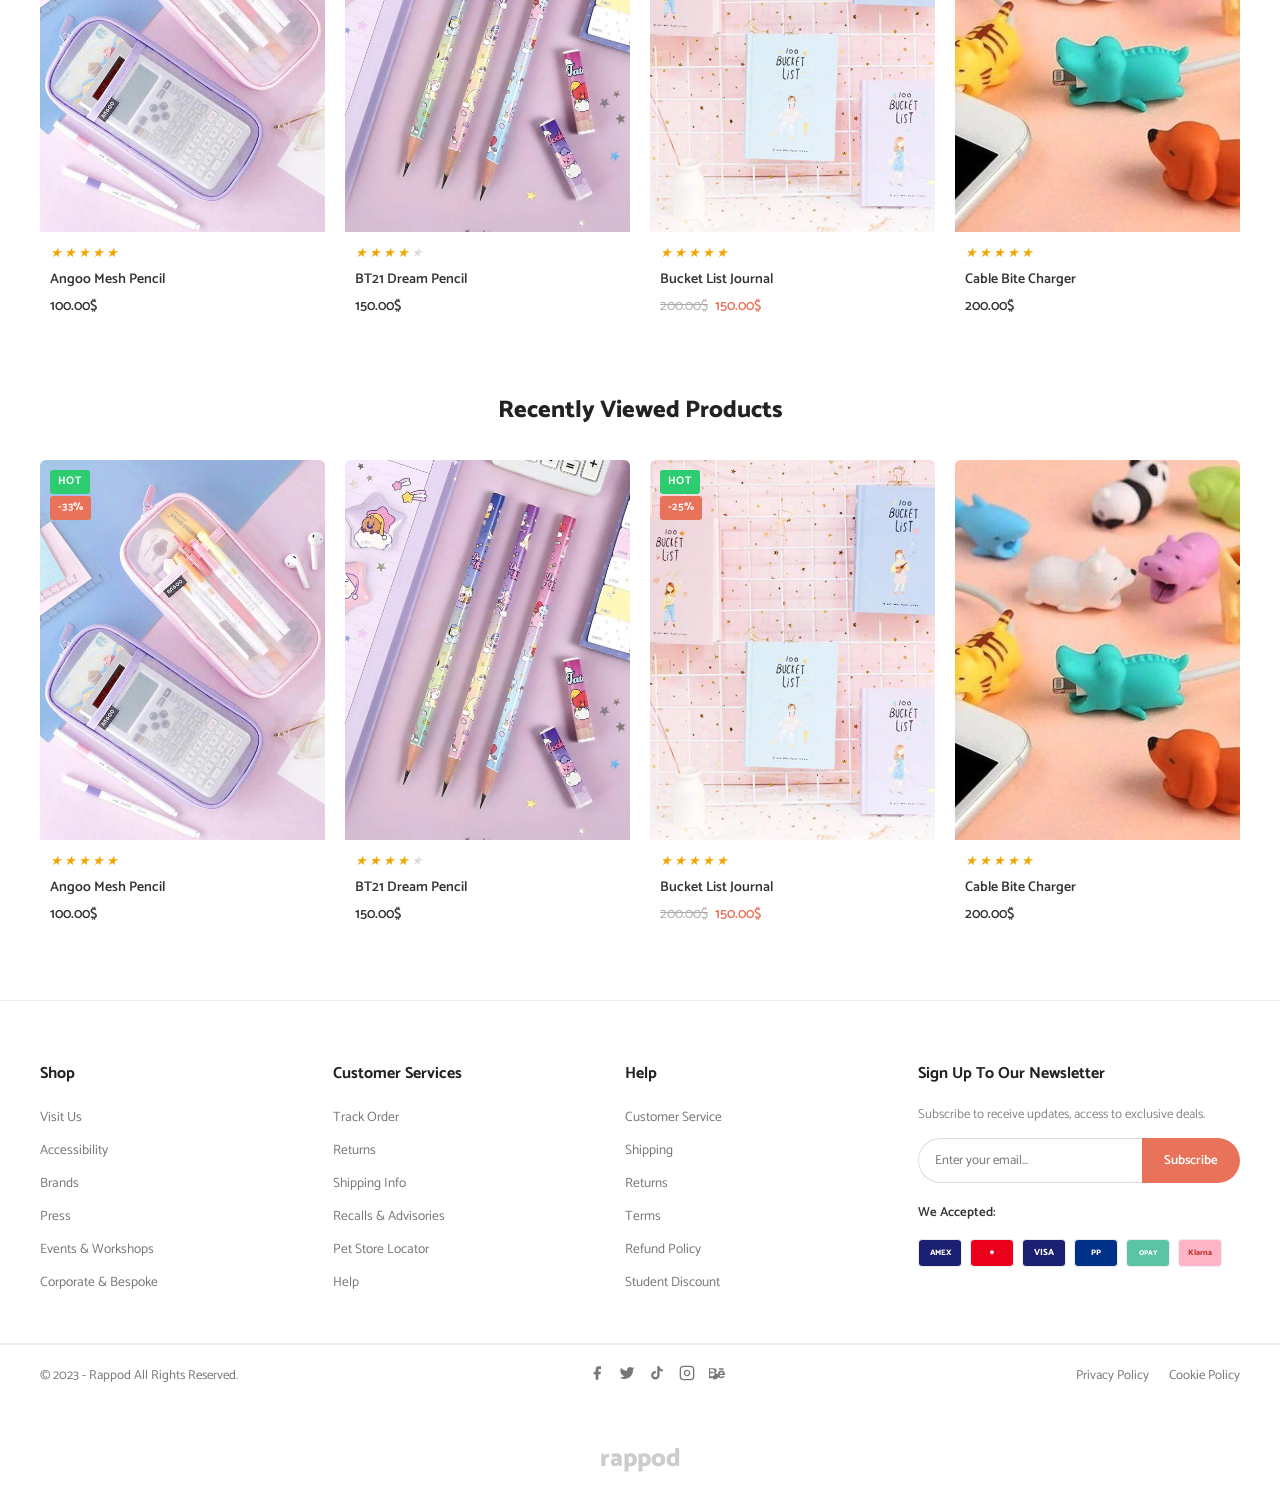
<file: product.html>
<!DOCTYPE html>
<html lang="en">
<head>
<meta charset="UTF-8"/>
<meta name="viewport" content="width=device-width, initial-scale=1.0"/>
<title>Product – Rappod</title>
<link rel="stylesheet" href="css/shared.css"/>
<link rel="stylesheet" href="css/product.css"/>
</head>
<body>

<div id="header-root"></div>

<!-- Breadcrumb -->
<div class="product-breadcrumb container">
  <nav class="breadcrumb">
    <a href="index.html">Home</a><span>›</span>
    <a href="shop.html">Shop</a><span>›</span>
    <span id="bc-cat">Pencil Pocket</span><span>›</span>
    <span id="bc-name">Product</span>
  </nav>
</div>

<!-- ── PRODUCT DETAIL ─────────────────────────── -->
<section class="product-detail-section container">
  <div class="product-gallery" id="product-gallery">
    <div class="gallery-thumbs" id="gallery-thumbs"></div>
    <div class="gallery-main">
      <button class="gallery-arrow gallery-prev" onclick="galleryNav(-1)">‹</button>
      <img id="gallery-main-img" src="" alt="" class="gallery-main-img"/>
      <button class="gallery-arrow gallery-next" onclick="galleryNav(1)">›</button>
    </div>
  </div>

  <div class="product-info-col" id="product-info-col">
    <!-- Populated by JS -->
  </div>
</section>

<!-- ── PRODUCT TABS ───────────────────────────── -->
<section class="product-tabs-section container">
  <div class="tab-buttons product-tab-btns">
    <button class="tab-btn active" onclick="switchTab('bundle',this)">Frequently Bought Together</button>
    <button class="tab-btn" onclick="switchTab('description',this)">Description</button>
    <button class="tab-btn" onclick="switchTab('reviews',this)">Reviews (0)</button>
  </div>

  <!-- Bundle Tab -->
  <div class="tab-pane active" id="tab-bundle">
    <div class="bundle-section" id="bundle-section"></div>
  </div>

  <!-- Description Tab -->
  <div class="tab-pane" id="tab-description">
    <div class="description-content">
      <p>Duis aute irure dolor in reprehenderit in voluptate velit esse cillum dolore eu fugiat nulla pariatur. Excepteur sint occaecat cupidatat non proident, sunt in culpa qui officia deserunt mollit anim id est laborum.</p>
      <p>Lorem ipsum dolor sit amet, consectetur adipiscing elit, sed do eiusmod tempor incididunt ut labore et dolore magna aliqua. Ut enim ad minim veniam, quis nostrud exercitation ullamco laboris.</p>
    </div>
  </div>

  <!-- Reviews Tab -->
  <div class="tab-pane" id="tab-reviews">
    <div style="text-align:center;padding:40px;color:var(--text-light);">
      <div style="font-size:3rem;margin-bottom:16px;">★★★★★</div>
      <p>No reviews yet. Be the first to review this product!</p>
      <button class="btn-primary" style="margin-top:20px;" onclick="alert('Review submission requires a backend.')">Write a Review</button>
    </div>
  </div>
</section>

<!-- ── RELATED PRODUCTS ───────────────────────── -->
<section class="section container">
  <h2 class="section-title" style="text-align:center;margin-bottom:30px;">Related Products</h2>
  <div class="product-grid grid-4" id="related-grid"></div>
</section>

<!-- ── RECENTLY VIEWED ────────────────────────── -->
<section class="section container" style="padding-top:0;">
  <h2 class="section-title" style="text-align:center;margin-bottom:30px;">Recently Viewed Products</h2>
  <div class="product-grid grid-4" id="recent-grid"></div>
</section>

<div id="footer-root"></div>

<button id="scroll-top-btn" class="scroll-top" aria-label="Back to top">
  <svg viewBox="0 0 24 24" fill="none" stroke="currentColor" stroke-width="2.5"><polyline points="18 15 12 9 6 15"/></svg>
</button>

<script src="data/mock.js"></script>
<script src="js/shared.js"></script>
<script src="js/product.js"></script>
</body>
</html>
</file>
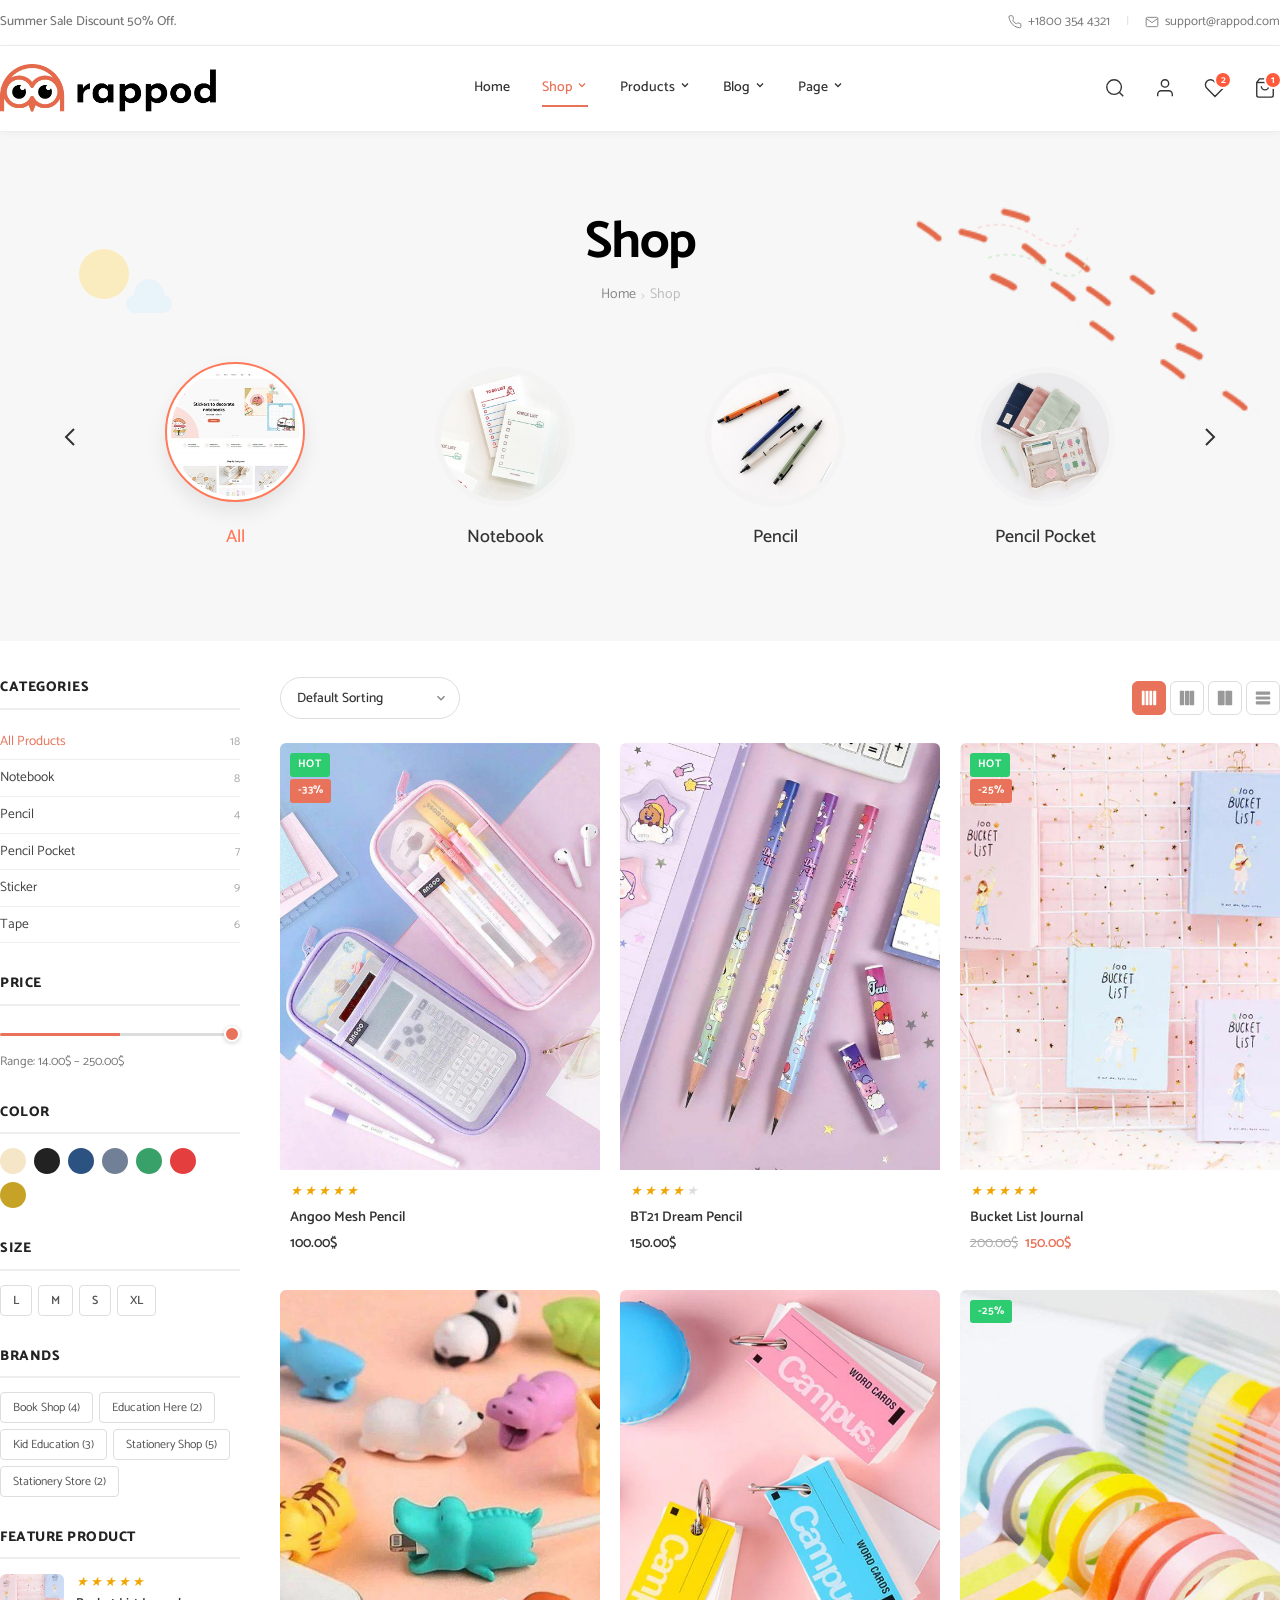
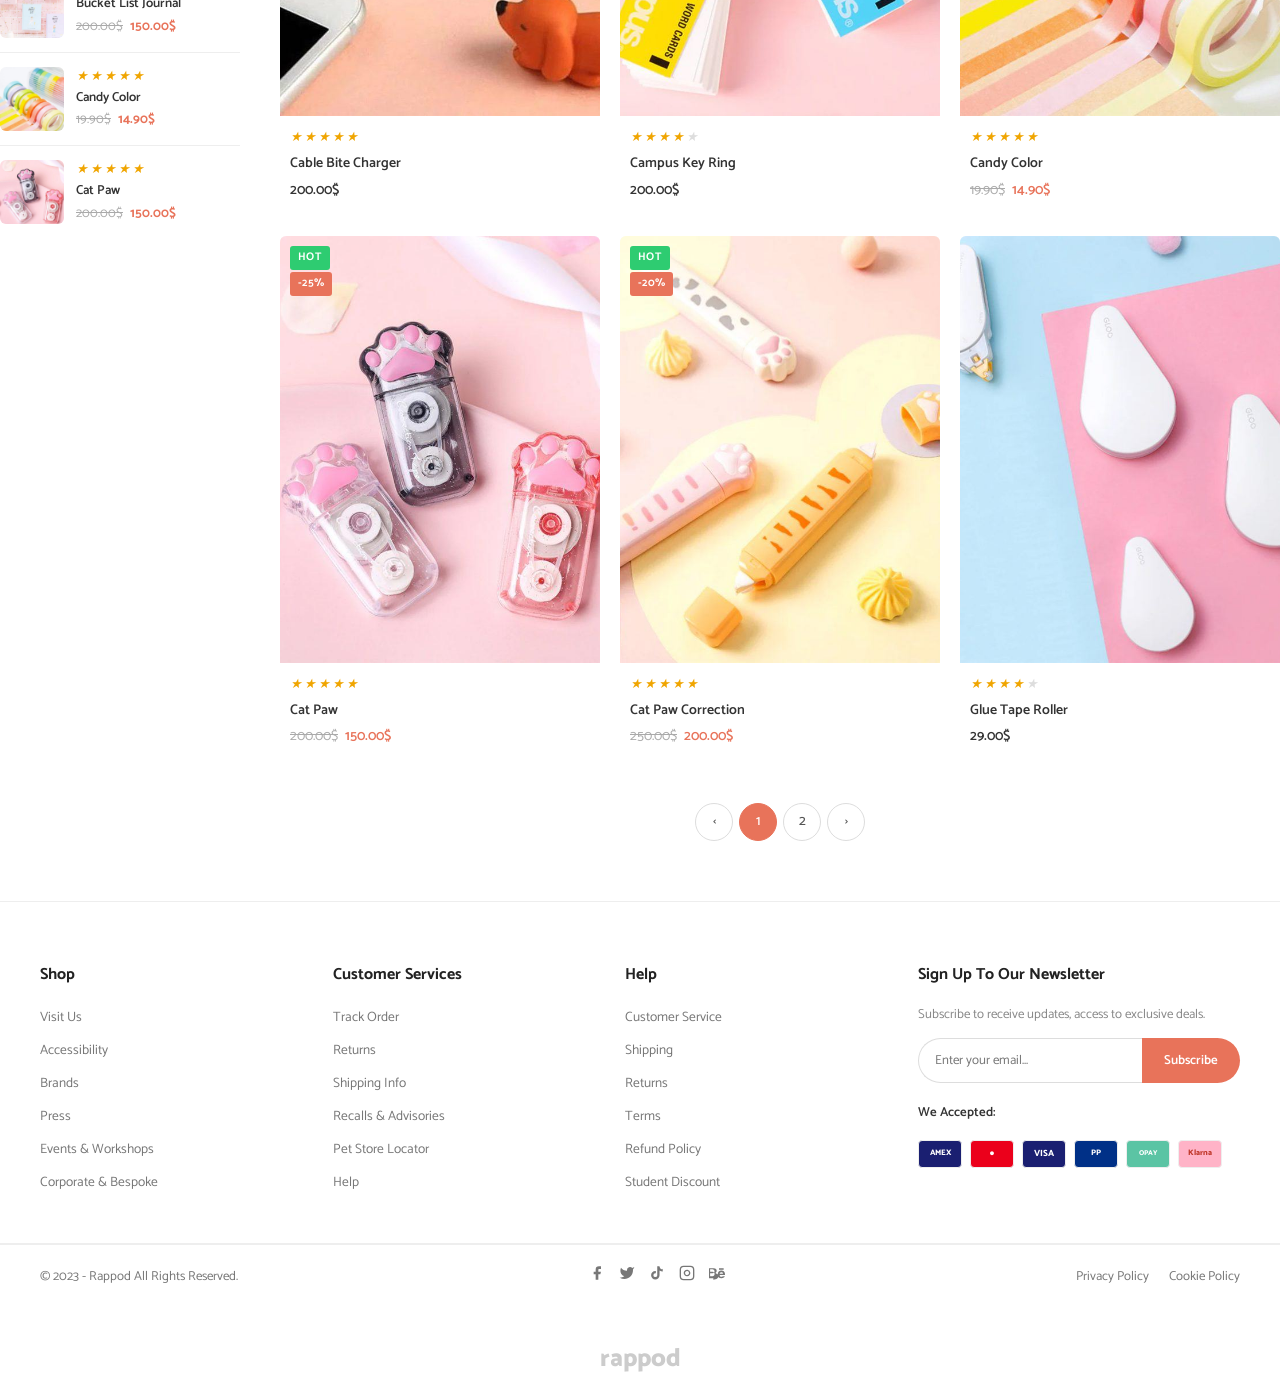
<file: shop.html>
<!DOCTYPE html>
<html lang="en">
<head>
<meta charset="UTF-8"/>
<meta name="viewport" content="width=device-width, initial-scale=1.0"/>
<title>Shop – Rappod</title>
<link rel="stylesheet" href="css/shared.css"/>
<link rel="stylesheet" href="css/shop.css"/>
</head>
<body>

<div id="header-root"></div>

<!-- ── PAGE HERO ──────────────────────────────── -->
<section class="page-hero">
  <!-- Decorative Elements -->
  <div class="deco-sun-clouds" aria-hidden="true">
    <!-- Sun and clouds placeholder/SVG will be in CSS or inline -->
    <svg width="150" height="100" viewBox="0 0 150 100" fill="none" xmlns="http://www.w3.org/2000/svg">
      <circle cx="40" cy="40" r="25" fill="#FFE082" fill-opacity="0.6"/>
      <path d="M70 60C70 51.7157 76.7157 45 85 45C93.2843 45 100 51.7157 100 60C100 60.3358 99.989 60.669 99.9674 61C104.538 61.5457 108 65.367 108 70C108 74.9706 103.971 79 99 79H71C66.0294 79 62 74.9706 62 70C62 65.0294 66.0294 61 71 61C70.3541 61 69.7214 60.9317 69.1121 60.8021C69.6578 60.3168 70 59.6953 70 59V60Z" fill="#E3F2FD" fill-opacity="0.8"/>
    </svg>
  </div>
  <div class="deco-dash-lines" aria-hidden="true">
    <svg width="120" height="80" viewBox="0 0 120 80" fill="none" xmlns="http://www.w3.org/2000/svg">
      <path d="M10 20Q40 10 70 30T110 20" stroke="#FFCDD2" stroke-width="2" stroke-dasharray="4 4"/>
      <path d="M20 50Q50 40 80 60T120 50" stroke="#C8E6C9" stroke-width="2" stroke-dasharray="4 4"/>
    </svg>
  </div>
  <div class="deco-flowers" aria-hidden="true">
    <!-- Image removed -->
  </div>

  <div class="page-hero-center">
    <h1>Shop</h1>
    <nav class="breadcrumb">
      <a href="index.html">Home</a><span class="sep">></span><span>Shop</span>
    </nav>
  </div>
  <!-- ── CATEGORY MINI SLIDER (IN HERO) ───────────– -->
  <div class="cat-mini-slider-hero">
    <button class="slider-arrow prev" onclick="moveSlider(-1)" aria-label="Previous">
      <svg viewBox="0 0 24 24" fill="none" stroke="currentColor" stroke-width="1.5"><polyline points="15 18 9 12 15 6"/></svg>
    </button>
    <div class="cat-mini-viewport">
      <div class="cat-mini-track" id="cat-mini-track"></div>
    </div>
    <button class="slider-arrow next" onclick="moveSlider(1)" aria-label="Next">
      <svg viewBox="0 0 24 24" fill="none" stroke="currentColor" stroke-width="1.5"><polyline points="9 18 15 12 9 6"/></svg>
    </button>
  </div>
</section>

<!-- ── MAIN SHOP LAYOUT ───────────────────────── -->
<div class="shop-layout container">

  <!-- SIDEBAR -->
  <aside class="shop-sidebar" id="shop-sidebar"></aside>

  <!-- MAIN CONTENT -->
  <main class="shop-main">
    <!-- Toolbar -->
    <div class="shop-toolbar">
      <div class="sort-select-wrap">
        <select id="sort-select" class="sort-select" onchange="applyFilters()">
          <option value="">Default Sorting</option>
          <option value="price-asc">Price: Low to High</option>
          <option value="price-desc">Price: High to Low</option>
          <option value="name">Name A–Z</option>
          <option value="rating">Top Rated</option>
        </select>
        <svg class="sort-chevron" viewBox="0 0 24 24" fill="none" stroke="currentColor" stroke-width="2.5"><polyline points="6 9 12 15 18 9"/></svg>
      </div>
      <div class="view-toggle">
        <button class="view-btn active" onclick="setView('grid5',this)" title="5 columns">
          <svg viewBox="0 0 20 20" fill="currentColor"><rect x="1" y="1" width="3.5" height="18" rx="1"/><rect x="5.8" y="1" width="3.5" height="18" rx="1"/><rect x="10.5" y="1" width="3.5" height="18" rx="1"/><rect x="15.2" y="1" width="3.8" height="18" rx="1"/></svg>
        </button>
        <button class="view-btn active2" onclick="setView('grid3',this)" title="3 columns">
          <svg viewBox="0 0 20 20" fill="currentColor"><rect x="1" y="1" width="5.5" height="18" rx="1"/><rect x="7.5" y="1" width="5.5" height="18" rx="1"/><rect x="13.5" y="1" width="5.5" height="18" rx="1"/></svg>
        </button>
        <button class="view-btn" onclick="setView('grid2',this)" title="2 columns">
          <svg viewBox="0 0 20 20" fill="currentColor"><rect x="1" y="1" width="8.5" height="18" rx="1"/><rect x="10.5" y="1" width="8.5" height="18" rx="1"/></svg>
        </button>
        <button class="view-btn" onclick="setView('list',this)" title="List view">
          <svg viewBox="0 0 20 20" fill="currentColor"><rect x="1" y="2" width="18" height="4" rx="1"/><rect x="1" y="8" width="18" height="4" rx="1"/><rect x="1" y="14" width="18" height="4" rx="1"/></svg>
        </button>
      </div>
    </div>

    <!-- Product Grid -->
    <div class="product-grid grid-3" id="shop-grid"></div>

    <!-- Pagination -->
    <div class="pagination" id="shop-pagination"></div>
  </main>
</div>

<div id="footer-root"></div>

<button id="scroll-top-btn" class="scroll-top" aria-label="Back to top">
  <svg viewBox="0 0 24 24" fill="none" stroke="currentColor" stroke-width="2.5"><polyline points="18 15 12 9 6 15"/></svg>
</button>

<script src="data/mock.js"></script>
<script src="js/shared.js"></script>
<script src="js/shop.js"></script>
</body>
</html>
</file>
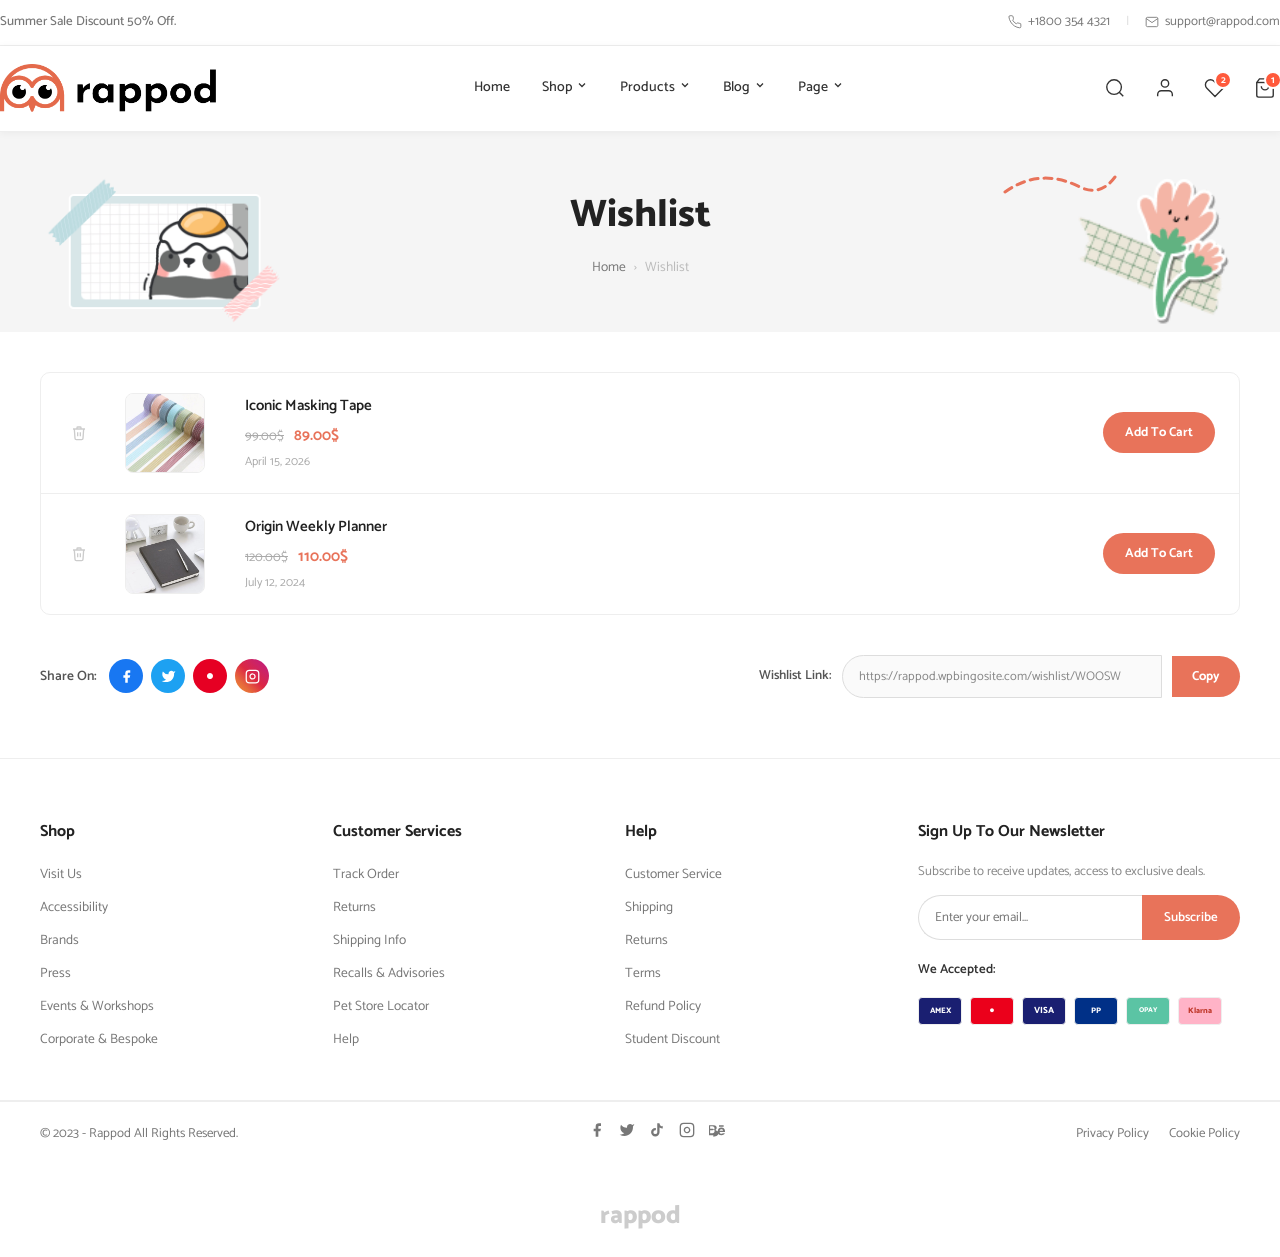
<file: wishlist.html>
<!DOCTYPE html>
<html lang="en">
<head>
<meta charset="UTF-8"/>
<meta name="viewport" content="width=device-width, initial-scale=1.0"/>
<title>Wishlist – Rappod</title>
<link rel="stylesheet" href="css/shared.css"/>
<style>
/* wishlist.css */
.wishlist-section { padding: 40px 40px 60px; max-width: 1280px; margin: 0 auto; }

.wishlist-table { width: 100%; border: 1px solid var(--border); border-radius: 10px; overflow: hidden; margin-bottom: 30px; }
.wishlist-row {
  display: grid; grid-template-columns: 40px 100px 1fr 1fr;
  align-items: center; gap: 20px;
  padding: 20px 24px;
  border-bottom: 1px solid var(--border);
  transition: background .15s;
}
.wishlist-row:last-child { border-bottom: none; }
.wishlist-row:hover { background: #fafafa; }

.wishlist-remove {
  background: none; border: none; color: #ccc; font-size: 1.1rem;
  cursor: pointer; display: flex; align-items: center; justify-content: center;
  width: 28px; height: 28px; border-radius: 50%; transition: all .2s;
}
.wishlist-remove:hover { background: #fee; color: #e74c3c; }
.wishlist-remove svg { width: 16px; height: 16px; }

.wishlist-img { width: 80px; height: 80px; object-fit: cover; border-radius: 8px; border: 1px solid var(--border); }

.wishlist-product-name { font-size: 15px; font-weight: 600; color: #222; margin-bottom: 6px; }
.wishlist-product-name a:hover { color: var(--accent); }
.wishlist-price { margin-bottom: 4px; }
.wishlist-price del { color: var(--text-muted); font-size: 13px; margin-right: 6px; }
.wishlist-price .sale-price { color: var(--accent); font-size: 15px; font-weight: 700; }
.wishlist-date { font-size: 12px; color: var(--text-muted); }

.wishlist-action { text-align: right; }
.btn-add-to-cart-wl {
  display: inline-block; padding: 10px 22px; border-radius: 30px;
  background: var(--accent); color: #fff; font-size: 13px; font-weight: 700;
  border: none; cursor: pointer; transition: all .2s; white-space: nowrap;
}
.btn-add-to-cart-wl:hover { background: var(--accent-dark); transform: translateY(-1px); }
.btn-buy-wl {
  display: inline-block; padding: 10px 22px; border-radius: 30px;
  background: var(--accent); color: #fff; font-size: 13px; font-weight: 700;
  border: none; cursor: pointer; transition: all .2s; white-space: nowrap;
}
.btn-buy-wl:hover { background: var(--accent-dark); }

.wishlist-empty {
  text-align: center; padding: 60px 20px; color: var(--text-light);
}
.wishlist-empty svg { width: 60px; height: 60px; color: #ddd; margin-bottom: 16px; display: block; margin-left: auto; margin-right: auto; }
.wishlist-empty h3 { font-size: 1.1rem; margin-bottom: 8px; }
.wishlist-empty a { margin-top: 16px; display: inline-block; }

.wishlist-footer-row {
  display: flex; align-items: center; justify-content: space-between;
  flex-wrap: wrap; gap: 20px; padding-top: 10px;
}
.share-on { display: flex; align-items: center; gap: 12px; }
.share-on-label { font-size: 13.5px; font-weight: 600; color: #555; }
.share-on-btns { display: flex; gap: 8px; }
.share-social-btn {
  width: 34px; height: 34px; border-radius: 50%;
  display: flex; align-items: center; justify-content: center;
  color: #fff; font-size: 14px; font-weight: 700; cursor: pointer;
  transition: transform .2s; border: none;
}
.share-social-btn:hover { transform: scale(1.1); }
.share-social-btn.fb  { background: #1877f2; }
.share-social-btn.tw  { background: #1da1f2; }
.share-social-btn.pi  { background: #e60023; }
.share-social-btn.ig  { background: linear-gradient(45deg,#f09433,#e6683c,#dc2743,#cc2366,#bc1888); }
.share-social-btn svg { width: 15px; height: 15px; }

.wishlist-link-row { display: flex; align-items: center; gap: 10px; }
.wishlist-link-label { font-size: 13px; font-weight: 600; color: #555; }
.wishlist-link-input {
  padding: 10px 16px; border: 1.5px solid var(--border-med); border-radius: 30px 0 0 30px;
  font-size: 12.5px; color: #888; width: 320px; outline: none; background: #fafafa;
}
.wishlist-link-copy {
  padding: 10px 20px; background: var(--accent); color: #fff; border: none;
  border-radius: 0 30px 30px 0; font-size: 13px; font-weight: 700; cursor: pointer;
  transition: background .2s;
}
.wishlist-link-copy:hover { background: var(--accent-dark); }

@media(max-width:768px){
  .wishlist-section{padding:24px 16px;}
  .wishlist-row{grid-template-columns:32px 72px 1fr;gap:12px;}
  .wishlist-action{grid-column:1/-1;text-align:left;padding-left:104px;}
  .wishlist-link-input{width:180px;}
  .wishlist-footer-row{flex-direction:column;align-items:flex-start;}
}
</style>
</head>
<body>

<div id="header-root"></div>

<!-- Page Hero -->
<section class="page-hero">
  <div class="page-hero-deco left">
    <img src="assets/uploads/2023/10/banner-5.png" alt="" style="height:160px;" onerror="this.style.display='none'"/>
  </div>
  <div class="page-hero-deco right">
    <img src="assets/uploads/2023/10/banner-7.png" alt="" style="height:160px;" onerror="this.style.display='none'"/>
  </div>
  <div class="page-hero-deco-dash"></div>
  <div class="page-hero-center">
    <h1>Wishlist</h1>
    <nav class="breadcrumb">
      <a href="index.html">Home</a><span>›</span><span>Wishlist</span>
    </nav>
  </div>
</section>

<!-- Wishlist Content -->
<div class="wishlist-section">
  <div id="wishlist-table-wrap"></div>

  <div class="wishlist-footer-row">
    <div class="share-on">
      <span class="share-on-label">Share On:</span>
      <div class="share-on-btns">
        <button class="share-social-btn fb"><svg viewBox="0 0 24 24" fill="currentColor"><path d="M18 2h-3a5 5 0 0 0-5 5v3H7v4h3v8h4v-8h3l1-4h-4V7a1 1 0 0 1 1-1h3z"/></svg></button>
        <button class="share-social-btn tw"><svg viewBox="0 0 24 24" fill="currentColor"><path d="M23 3a10.9 10.9 0 0 1-3.14 1.53 4.48 4.48 0 0 0-7.86 3v1A10.66 10.66 0 0 1 3 4s-4 9 5 13a11.64 11.64 0 0 1-7 2c9 5 20 0 20-11.5a4.5 4.5 0 0 0-.08-.83A7.72 7.72 0 0 0 23 3z"/></svg></button>
        <button class="share-social-btn pi" style="background:#e60023;">●</button>
        <button class="share-social-btn ig"><svg viewBox="0 0 24 24" fill="none" stroke="currentColor" stroke-width="2"><rect x="2" y="2" width="20" height="20" rx="5"/><path d="M16 11.37A4 4 0 1 1 12.63 8 4 4 0 0 1 16 11.37z"/><line x1="17.5" y1="6.5" x2="17.51" y2="6.5"/></svg></button>
      </div>
    </div>
    <div class="wishlist-link-row">
      <span class="wishlist-link-label">Wishlist Link:</span>
      <input type="text" class="wishlist-link-input" id="wishlist-link" value="https://rappod.wpbingosite.com/wishlist/WOOSW" readonly/>
      <button class="wishlist-link-copy" onclick="copyWishlistLink()">Copy</button>
    </div>
  </div>
</div>

<div id="footer-root"></div>
<button id="scroll-top-btn" class="scroll-top" aria-label="Back to top">
  <svg viewBox="0 0 24 24" fill="none" stroke="currentColor" stroke-width="2.5"><polyline points="18 15 12 9 6 15"/></svg>
</button>

<script src="data/mock.js"></script>
<script src="js/shared.js"></script>
<script>
document.getElementById('header-root').innerHTML = buildHeader('');
document.getElementById('footer-root').innerHTML = buildFooter();

function renderWishlist() {
  const wl = RAPPOD.getWishlist();
  const wrap = document.getElementById('wishlist-table-wrap');

  if (!wl.length) {
    wrap.innerHTML = `<div class="wishlist-empty">
      <svg viewBox="0 0 24 24" fill="none" stroke="currentColor" stroke-width="1.5"><path d="M20.84 4.61a5.5 5.5 0 0 0-7.78 0L12 5.67l-1.06-1.06a5.5 5.5 0 0 0-7.78 7.78l1.06 1.06L12 21.23l7.78-7.78 1.06-1.06a5.5 5.5 0 0 0 0-7.78z"/></svg>
      <h3>Your wishlist is empty</h3>
      <p>Add products you love to your wishlist.</p>
      <a href="shop.html" class="btn-primary">Browse Products</a>
    </div>`;
    return;
  }

  wrap.innerHTML = `<div class="wishlist-table">
    ${wl.map(item => {
      const prod = RAPPOD.products.find(p => p.id === item.id);
      const isVariable = prod && prod.type === 'variable';
      return `<div class="wishlist-row">
        <button class="wishlist-remove" onclick="removeWishlist(${item.id})" title="Remove">
          <svg viewBox="0 0 24 24" fill="none" stroke="currentColor" stroke-width="2"><polyline points="3 6 5 6 21 6"/><path d="M19 6l-1 14a2 2 0 0 1-2 2H8a2 2 0 0 1-2-2L5 6"/><path d="M10 11v6"/><path d="M14 11v6"/><path d="M9 6V4a1 1 0 0 1 1-1h4a1 1 0 0 1 1 1v2"/></svg>
        </button>
        <img src="${item.img}" alt="${item.name}" class="wishlist-img" onerror="this.src='assets/uploads/2020/12/candy-color-4-600x743.jpg'"/>
        <div>
          <div class="wishlist-product-name"><a href="product.html?id=${item.id}">${item.name}</a></div>
          <div class="wishlist-price">
            ${item.sale ? `<del>${item.price}</del> <span class="sale-price">${item.sale}</span>` : `<span style="color:var(--accent);font-weight:700;">${item.price}</span>`}
          </div>
          <div class="wishlist-date">${item.date || 'April 15, 2026'}</div>
        </div>
        <div class="wishlist-action">
          ${isVariable
            ? `<a href="product.html?id=${item.id}" class="btn-buy-wl">Buy Product</a>`
            : `<button class="btn-add-to-cart-wl" onclick="addWlToCart(${item.id})">Add To Cart</button>`}
        </div>
      </div>`;
    }).join('')}
  </div>`;
}

function removeWishlist(id) {
  const wl = RAPPOD.getWishlist().filter(i => i.id !== id);
  RAPPOD.saveWishlist(wl);
  renderWishlist();
}

function addWlToCart(id) {
  const prod = RAPPOD.products.find(p => p.id === id);
  if (prod) RAPPOD.addToCart(prod, 1);
}

function copyWishlistLink() {
  const input = document.getElementById('wishlist-link');
  navigator.clipboard.writeText(input.value).then(() => {
    RAPPOD.showToast('Wishlist link copied!');
  }).catch(() => {
    input.select(); document.execCommand('copy');
    RAPPOD.showToast('Wishlist link copied!');
  });
}

document.addEventListener('DOMContentLoaded', renderWishlist);
</script>
</body>
</html>
</file>
<file: css/shared.css>
/* ═══════════════════════════════════════════════
   RAPPOD — Shared Stylesheet
   Exact visual recreation from screenshots
   ═══════════════════════════════════════════════ */

@import url('https://fonts.googleapis.com/css2?family=Catamaran:wght@300;400;500;600;700;800;900&family=Pacifico&display=swap');

/* ── RESET & BASE ─────────────────────────────── */
*, *::before, *::after { box-sizing: border-box; margin: 0; padding: 0; }
html { scroll-behavior: smooth; }
body { font-family: 'Catamaran', sans-serif; color: #333; background: #fff; font-size: 15px; line-height: 1.6; }
a { text-decoration: none; color: inherit; transition: color .2s; }
img { max-width: 100%; display: block; }
ul { list-style: none; }
button { cursor: pointer; font-family: inherit; }
input, select, textarea { font-family: inherit; }

/* ── CSS VARIABLES ────────────────────────────── */
:root {
  --accent: #e8735a;
  --accent-dark: #c8563d;
  --accent-light: #f5e8e4;
  --text: #333;
  --text-light: #777;
  --text-muted: #aaa;
  --border: #eee;
  --border-med: #ddd;
  --bg-light: #f8f8f8;
  --bg-hero: #f5f5f5;
  --shadow: 0 2px 12px rgba(0,0,0,.08);
  --shadow-hover: 0 8px 24px rgba(0,0,0,.14);
  --radius: 6px;
  --radius-sm: 4px;
  --topbar-h: 42px;
  --header-h: 75px;
}

/* ── TOPBAR ───────────────────────────────────── */
.topbar {
  background: #fff;
  border-bottom: 1px solid var(--border);
  font-size: 13px;
  color: var(--text-light);
  padding: 12px 0; /* Increased vertical spacing */
}
.topbar-container {
  display: flex;
  align-items: center;
  justify-content: space-between;
}
.topbar-sale {
  font-weight: 500; /* Medium weight */
}
.topbar-right { display: flex; align-items: center; gap: 0; }
.topbar a { display: flex; align-items: center; gap: 6px; color: var(--text-light); }
.topbar a:hover { color: var(--accent); }
.topbar-sep { margin: 0 16px; color: #ddd; } /* Increased horizontal margin */
.topbar svg { width: 14px; height: 14px; }

/* ── HEADER ───────────────────────────────────── */
.site-header {
  background: #fff;
  border-bottom: 1px solid var(--border);
  position: sticky;
  top: 0;
  z-index: 1000;
  box-shadow: 0 1px 8px rgba(0,0,0,.05);
}
.header-container {
  height: 85px; /* Fixed height for header */
  display: flex;
  align-items: center;
  justify-content: space-between;
}
.logo { display: flex; align-items: center; flex-shrink: 0; }
.logo img { height: 48px; width: auto; }

/* Main Nav */
.main-nav { 
  display: flex; 
  align-items: center; 
  gap: 32px; /* Increased gap (8 units) */
  flex: 1; 
  justify-content: center; 
}
.nav-item { position: relative; }
.nav-link {
  display: flex; 
  align-items: baseline; /* Align with text baseline */
  gap: 4px;
  padding: 8px 0;
  font-size: 14px; 
  font-weight: 500;
  color: #333; 
  transition: all .2s;
  white-space: nowrap;
}
.nav-link:hover, .nav-link.active { color: var(--accent); }
.nav-link.active {
  border-bottom: 2px solid var(--accent); /* Bottom border for active state */
  padding-bottom: 6px;
}
.nav-link svg { 
  width: 12px; 
  height: 12px; 
  transition: transform .2s;
  display: inline-flex;
}
.nav-item:hover .nav-link svg { transform: rotate(180deg); }

.nav-dropdown {
  position: absolute; 
  top: 100%; 
  left: 50%;
  transform: translateX(-50%) translateY(10px);
  background: #fff; 
  border: 1px solid var(--border);
  border-radius: var(--radius); 
  box-shadow: var(--shadow-hover);
  min-width: 200px; 
  padding: 12px 0;
  opacity: 0; 
  visibility: hidden; 
  transition: all .25s ease; 
  z-index: 200;
}
.nav-item:hover .nav-dropdown { 
  opacity: 1; 
  visibility: visible; 
  transform: translateX(-50%) translateY(0); 
}
.nav-dropdown li {
  width: 100%;
}
.nav-dropdown a { 
  display: block; 
  padding: 8px 24px; 
  font-size: 14px; 
  color: #555; 
  transition: all .2s;
  white-space: nowrap;
  text-align: left;
}
.nav-dropdown a:hover { 
  color: var(--accent); 
  background: var(--bg-light); 
  padding-left: 28px;
}

/* Header Icons */
.header-icons { display: flex; align-items: center; gap: 20px; flex-shrink: 0; }
.icon-btn {
  position: relative; background: none; border: none;
  display: flex; align-items: center; justify-content: center;
  color: #333; padding: 4px; transition: color .2s;
}
.icon-btn:hover { color: var(--accent); }
.icon-btn svg { width: 22px; height: 22px; }
.icon-badge {
  position: absolute; 
  top: -2px; 
  right: -2px;
  background: #FF5A3C; /* Vibrant Coral/Orange-Red */
  color: #fff;
  font-size: 10px; 
  font-weight: 700;
  width: 18px; 
  height: 18px; 
  border-radius: 50%;
  display: flex; 
  align-items: center; 
  justify-content: center;
  line-height: 1;
  border: 2px solid #fff;
}

/* ── PAGE HERO (breadcrumb pages) ─────────────── */
.page-hero {
  background: var(--bg-hero);
  min-height: 200px;
  display: flex;
  align-items: center;
  justify-content: center;
  position: relative;
  overflow: hidden;
  padding: 40px 20px;
}
.page-hero-deco { position: absolute; bottom: 0; pointer-events: none; }
.page-hero-deco.left { left: 40px; }
.page-hero-deco.right { right: 40px; }
.page-hero-deco img { height: 140px; width: auto; }
.page-hero-deco-dash {
  position: absolute; top: 30px; right: 160px;
  width: 120px; height: 60px;
  background: url("data:image/svg+xml,%3Csvg xmlns='http://www.w3.org/2000/svg' width='120' height='60'%3E%3Cpath d='M5,30 Q40,5 80,25 Q100,35 115,15' stroke='%23e8735a' stroke-width='3' fill='none' stroke-dasharray='8,6' stroke-linecap='round'/%3E%3C/svg%3E") no-repeat;
}
.page-hero-center { text-align: center; z-index: 1; }
.page-hero-center h1 { font-size: 2.4rem; font-weight: 800; color: #222; margin-bottom: 10px; }
.breadcrumb { display: flex; align-items: center; gap: 8px; justify-content: center; font-size: 13.5px; color: var(--text-light); }
.breadcrumb a { color: var(--text-light); }
.breadcrumb a:hover { color: var(--accent); }
.breadcrumb span { color: #bbb; }

/* ── BUTTONS ──────────────────────────────────── */
.btn-primary {
  display: inline-flex; align-items: center; justify-content: center; gap: 6px;
  background: var(--accent); color: #fff;
  padding: 12px 28px; border-radius: 30px;
  font-size: 14px; font-weight: 600; border: none;
  transition: background .2s, transform .15s, box-shadow .2s;
  white-space: nowrap;
}
.btn-primary:hover { background: var(--accent-dark); transform: translateY(-1px); box-shadow: 0 4px 14px rgba(232,115,90,.35); color: #fff; }
.btn-outline {
  display: inline-flex; align-items: center; justify-content: center; gap: 6px;
  background: transparent; color: var(--accent);
  padding: 11px 28px; border-radius: 30px;
  font-size: 14px; font-weight: 600;
  border: 1.5px solid var(--accent);
  transition: all .2s;
}
.btn-outline:hover { background: var(--accent); color: #fff; }
.full-width { width: 100%; }

/* ── PRODUCT CARDS ────────────────────────────── */
.product-card {
  background: #fff;
  border-radius: var(--radius);
  overflow: hidden;
  transition: box-shadow .25s;
}
.product-card:hover { box-shadow: var(--shadow-hover); }
.product-thumb {
  position: relative;
  overflow: hidden;
  aspect-ratio: 3/4;
  background: #f9f9f9;
}
.product-thumb img {
  width: 100%; height: 100%;
  object-fit: cover;
  transition: transform .4s;
}
.product-thumb .img-hover {
  position: absolute; inset: 0;
  opacity: 0; transition: opacity .35s;
}
.product-card:hover .img-hover { opacity: 1; }
.product-card:hover .product-thumb > a:first-child img { transform: scale(1.04); }
.badge {
  position: absolute; z-index: 2;
  font-size: 11px; font-weight: 700;
  padding: 3px 8px; border-radius: 3px;
  text-transform: uppercase; letter-spacing: .3px;
}
.badge-hot { top: 10px; left: 10px; background: var(--accent); color: #fff; }
.badge-sale { top: 10px; left: 10px; background: #2ecc71; color: #fff; }
.badge-new { top: 10px; left: 10px; background: #3498db; color: #fff; }
.badge-out { top: 10px; right: 10px; background: #555; color: #fff; }
.product-card .badge-sale + .badge-hot,
.product-card .badge-hot + .badge-sale { top: 36px; }

.product-actions {
  position: absolute; bottom: 12px; left: 50%;
  transform: translateX(-50%) translateY(10px);
  display: flex; gap: 6px;
  opacity: 0; transition: all .25s;
}
.product-card:hover .product-actions { opacity: 1; transform: translateX(-50%) translateY(0); }
.action-btn {
  width: 34px; height: 34px;
  background: #fff; border: 1px solid var(--border);
  border-radius: 50%; display: flex; align-items: center; justify-content: center;
  color: #555; transition: all .2s; flex-shrink: 0;
}
.action-btn:hover { background: var(--accent); border-color: var(--accent); color: #fff; }
.action-btn svg { width: 15px; height: 15px; }

.product-info { padding: 12px 10px 14px; }
.product-info h3 { font-size: 14px; font-weight: 600; margin: 5px 0 6px; line-height: 1.4; }
.product-info h3 a:hover { color: var(--accent); }
.stars { display: flex; gap: 2px; margin-bottom: 2px; }
.stars .star { color: #ddd; font-size: 13px; }
.stars .star.filled { color: #f0a500; }
.price { font-size: 14px; font-weight: 600; color: #333; }
.price del { color: var(--text-muted); font-weight: 400; margin-right: 4px; }
.sale-price { color: var(--accent); }

/* ── GRID LAYOUTS ─────────────────────────────── */
.product-grid { display: grid; gap: 20px; }
.grid-3 { grid-template-columns: repeat(3, 1fr); }
.grid-4 { grid-template-columns: repeat(4, 1fr); }
.grid-5 { grid-template-columns: repeat(5, 1fr); }

/* ── SECTION COMMONS ──────────────────────────── */
.section { padding: 60px 40px; }
.section-sm { padding: 40px 40px; }
.container { max-width: 1280px; margin: 0 auto; }
.section-header { display: flex; align-items: center; justify-content: space-between; margin-bottom: 30px; }
.section-title { font-size: 1.5rem; font-weight: 800; color: #222; }
.section-link { font-size: 13px; color: var(--text-light); border-bottom: 1px solid var(--text-light); padding-bottom: 1px; }
.section-link:hover { color: var(--accent); border-color: var(--accent); }

/* ── TABS ─────────────────────────────────────── */
.tab-buttons { display: flex; gap: 6px; flex-wrap: wrap; }
.tab-btn {
  padding: 7px 18px; border-radius: 30px; font-size: 13px; font-weight: 500;
  border: 1.5px solid var(--border-med); background: #fff; color: var(--text-light);
  transition: all .2s;
}
.tab-btn.active, .tab-btn:hover { background: var(--accent); border-color: var(--accent); color: #fff; }
.tab-pane { display: none; }
.tab-pane.active { display: block; }

/* ── FOOTER ───────────────────────────────────── */
.site-footer { background: #fff; border-top: 1px solid var(--border); }
.footer-main { display: grid; grid-template-columns: repeat(4, 1fr); gap: 40px; padding: 60px 40px 40px; max-width: 1280px; margin: 0 auto; }
.footer-col h4 { font-size: 1rem; font-weight: 700; color: #222; margin-bottom: 18px; }
.footer-col ul li { margin-bottom: 9px; }
.footer-col ul li a { font-size: 13.5px; color: var(--text-light); }
.footer-col ul li a:hover { color: var(--accent); }
.newsletter-form { display: flex; gap: 0; margin-top: 12px; }
.newsletter-input {
  flex: 1; padding: 11px 16px; border: 1.5px solid var(--border-med);
  border-right: none; border-radius: 30px 0 0 30px;
  font-size: 13px; outline: none;
}
.newsletter-input:focus { border-color: var(--accent); }
.newsletter-btn {
  background: var(--accent); color: #fff; border: none;
  padding: 11px 22px; border-radius: 0 30px 30px 0;
  font-size: 13px; font-weight: 600; transition: background .2s;
}
.newsletter-btn:hover { background: var(--accent-dark); }
.payment-icons { display: flex; gap: 8px; flex-wrap: wrap; margin-top: 16px; }
.payment-icon {
  height: 28px; width: 44px; border: 1px solid var(--border);
  border-radius: 4px; display: flex; align-items: center; justify-content: center;
  font-size: 10px; font-weight: 700; color: #555; background: #fff;
}
.footer-bottom {
  border-top: 1px solid var(--border); padding: 20px 40px;
  display: flex; align-items: center; justify-content: space-between;
  max-width: 1280px; margin: 0 auto;
}
.footer-copyright { font-size: 13px; color: var(--text-light); }
.footer-social { display: flex; gap: 14px; }
.footer-social a { color: var(--text-light); font-size: 15px; transition: color .2s; }
.footer-social a:hover { color: var(--accent); }
.footer-links-bottom { display: flex; gap: 20px; }
.footer-links-bottom a { font-size: 13px; color: var(--text-light); }
.footer-links-bottom a:hover { color: var(--accent); }
.footer-logo { font-size: 1.4rem; font-weight: 800; text-align: center; margin-top: 10px; }

/* ── SCROLL TO TOP ────────────────────────────── */
.scroll-top {
  position: fixed; bottom: 28px; right: 28px;
  width: 44px; height: 44px; border-radius: 50%;
  background: var(--accent); color: #fff; border: none;
  display: flex; align-items: center; justify-content: center;
  box-shadow: 0 4px 16px rgba(232,115,90,.4);
  opacity: 0; transform: translateY(10px); transition: all .3s;
  z-index: 999;
}
.scroll-top.visible { opacity: 1; transform: translateY(0); }
.scroll-top:hover { background: var(--accent-dark); }
.scroll-top svg { width: 18px; height: 18px; }

/* ── TOAST ────────────────────────────────────── */
.rappod-toast {
  position: fixed; bottom: 80px; left: 50%; transform: translateX(-50%) translateY(20px);
  background: #222; color: #fff; padding: 12px 24px; border-radius: 30px;
  font-size: 13.5px; font-weight: 500; z-index: 9999;
  opacity: 0; transition: all .3s; pointer-events: none; white-space: nowrap;
}
#rappod-toast.show { opacity: 1; transform: translateX(-50%) translateY(0); }

/* ── QUICK VIEW MODAL ─────────────────────────── */
.qv-overlay { position: fixed; inset: 0; background: rgba(0,0,0,.5); z-index: 2000; }
.qv-box {
  position: fixed; top: 50%; left: 50%; transform: translate(-50%,-50%);
  background: #fff; border-radius: 12px; z-index: 2001;
  display: flex; gap: 30px; padding: 30px; max-width: 700px; width: 92%;
  box-shadow: 0 20px 60px rgba(0,0,0,.2);
}
.qv-img { width: 280px; flex-shrink: 0; }
.qv-img img { width: 100%; border-radius: 8px; }
.qv-close { position: absolute; top: 14px; right: 14px; background: none; border: none; font-size: 22px; color: #888; }
.qv-close:hover { color: var(--accent); }
.qv-info h2 { font-size: 1.2rem; font-weight: 700; margin-bottom: 10px; }
.qv-price { margin-bottom: 16px; font-size: 1.1rem; }

/* ── QTY SELECTOR ─────────────────────────────── */
.qty-row { display: flex; align-items: center; gap: 0; border: 1.5px solid var(--border-med); border-radius: 30px; overflow: hidden; width: fit-content; margin-bottom: 16px; }
.qty-btn { background: #f5f5f5; border: none; width: 38px; height: 38px; font-size: 1.1rem; color: #555; transition: background .2s; }
.qty-btn:hover { background: #eee; }
.qty-input { width: 50px; text-align: center; border: none; font-size: 14px; font-weight: 600; height: 38px; background: #fff; }
.qty-input::-webkit-outer-spin-button, .qty-input::-webkit-inner-spin-button { -webkit-appearance: none; }

/* ── PAGINATION ───────────────────────────────── */
.pagination { display: flex; gap: 6px; align-items: center; justify-content: center; margin-top: 40px; }
.page-btn {
  width: 38px; height: 38px; border-radius: 50%;
  display: flex; align-items: center; justify-content: center;
  font-size: 14px; font-weight: 500; border: 1.5px solid var(--border-med);
  background: #fff; color: #555; transition: all .2s;
}
.page-btn:hover, .page-btn.active { background: var(--accent); border-color: var(--accent); color: #fff; }
.page-btn.arrow { background: #fff; }

/* ── RESPONSIVE ───────────────────────────────── */
@media (max-width: 1024px) {
  .grid-5 { grid-template-columns: repeat(3, 1fr); }
  .grid-4 { grid-template-columns: repeat(2, 1fr); }
  .footer-main { grid-template-columns: repeat(2, 1fr); }
}
@media (max-width: 768px) {
  .topbar { padding: 0 16px; }
  .site-header { padding: 0 16px; }
  .main-nav { display: none; }
  .section { padding: 40px 16px; }
  .grid-3, .grid-4, .grid-5 { grid-template-columns: repeat(2, 1fr); }
  .footer-main { grid-template-columns: 1fr; padding: 40px 16px; gap: 24px; }
  .footer-bottom { flex-direction: column; gap: 14px; text-align: center; padding: 20px 16px; }
  .page-hero-deco { display: none; }
}
</file>
<file: css/home.css>
/* home.css */

/* ── HERO SLIDER ─────────────────────────────── */
.hero-slider {
  position: relative;
  background: #f8f0ee;
  overflow: hidden;
  height: calc(100vh - 130px); /* Adjust for topbar + header height */
  min-height: 600px;
}
.hero-slides { height: 100%; position: relative; }
.hero-slide {
  display: none;
  align-items: center;
  height: 100%;
  padding: 60px 80px;
  max-width: 1280px;
  margin: 0 auto;
}
.hero-slide.active { display: flex; }
.hero-text-col { flex: 1; z-index: 2; }
.hero-tag {
  font-size: 11px; font-weight: 700; letter-spacing: 2px;
  text-transform: uppercase; color: var(--text-light); margin-bottom: 14px;
  display: block;
}
.hero-title {
  font-size: clamp(2.2rem, 4vw, 3.4rem); font-weight: 900; line-height: 1.1;
  color: #1a1a1a; margin-bottom: 16px;
}
.hero-sub {
  font-size: 11px; font-weight: 700; letter-spacing: 2px;
  text-transform: uppercase; color: var(--text-light); margin-bottom: 32px;
}
.hero-img-col {
  flex: 1; position: relative; display: flex;
  align-items: center; justify-content: center;
  min-height: 400px;
}
.hero-img-col img {
  position: absolute; border-radius: 12px;
  box-shadow: 0 8px 32px rgba(0,0,0,.12);
  object-fit: cover;
}
.hero-img-main  { width: 52%; top: 10%; right: 5%; z-index: 3; }
.hero-img-sm1   { width: 38%; top: 0;   right: 46%; z-index: 2; }
.hero-img-sm2   { width: 38%; bottom: 5%; right: 3%; z-index: 2; }
.hero-img-sm3   { width: 34%; bottom: 8%; right: 44%; z-index: 1; }

/* Deco shapes */
.hero-deco-circle {
  position: absolute; left: 0; top: 50%; transform: translateY(-50%);
  width: 220px; height: 220px; background: #f9c8b5;
  border-radius: 50%; opacity: .5; z-index: 0;
}
.hero-deco-dash {
  position: absolute; top: 60px; left: 40px; z-index: 1;
  font-size: 0; width: 80px; height: 40px;
  background: url("data:image/svg+xml,%3Csvg xmlns='http://www.w3.org/2000/svg' width='80' height='40'%3E%3Cpath d='M2,20 Q30,5 60,18 Q70,22 78,10' stroke='%23e8735a' stroke-width='2.5' fill='none' stroke-dasharray='6,5' stroke-linecap='round'/%3E%3C/svg%3E") no-repeat;
}

.hero-dots {
  position: absolute; bottom: 24px; left: 50%;
  transform: translateX(-50%);
  display: flex; gap: 8px; z-index: 10;
}
.hero-dot {
  width: 10px; height: 10px; border-radius: 50%;
  background: rgba(232,115,90,.3); cursor: pointer;
  transition: background .2s, transform .2s; border: none;
}
.hero-dot.active { background: var(--accent); transform: scale(1.2); }

/* ── FEATURES STRIP ──────────────────────────── */
.features-strip {
  border-top: 1px solid var(--border);
  border-bottom: 1px solid var(--border);
  background: #fff;
  padding: 40px 0; /* More padding top/bottom */
}

.features-grid {
  display: grid; 
  grid-template-columns: repeat(5, 1fr);
  gap: 20px; 
  align-items: center;
  max-width: 1200px;
  margin: 0 auto;
}

.feature-item { 
  display: flex; 
  align-items: center; 
  gap: 16px; 
  cursor: pointer;
}

.feature-icon-wrapper {
  width: 64px; 
  height: 64px; 
  border-radius: 50%;
  display: flex; 
  align-items: center; 
  justify-content: center;
  flex-shrink: 0;
  position: relative;
  transition: all 0.5s ease-in-out;
}

/* Dashed border using pseudo-element for smoother animation */
.feature-icon-wrapper::before {
  content: "";
  position: absolute;
  inset: 0;
  border: 2px dashed #FF7A59;
  border-radius: 50%;
  transition: all 0.5s ease-in-out;
  opacity: 1;
}

/* Solid border using pseudo-element for smoother animation */
.feature-icon-wrapper::after {
  content: "";
  position: absolute;
  inset: 0;
  border: 2px solid #FF7A59;
  border-radius: 50%;
  transition: all 0.5s ease-in-out;
  opacity: 0;
  transform: scale(0.9);
}

.feature-icon-wrapper svg {
  width: 26px;
  height: 26px;
  color: #111;
  z-index: 1;
  transition: transform 0.3s ease;
}

/* Hover Effects */
.feature-item:hover .feature-icon-wrapper {
  transform: rotate(360deg);
}

.feature-item:hover .feature-icon-wrapper::before {
  opacity: 0;
  transform: scale(1.1);
}

.feature-item:hover .feature-icon-wrapper::after {
  opacity: 1;
  transform: scale(1);
}

.feature-item:hover svg {
  transform: scale(1.1);
}

.feature-text {
  display: flex;
  flex-direction: column;
  gap: 2px;
}

.feature-text strong { 
  display: block; 
  font-size: 14.5px; 
  font-weight: 700; 
  color: #111111; 
}

.feature-text span { 
  font-size: 12.5px; 
  color: #666666; 
  line-height: 1.2;
}

/* ── CATEGORIES MOSAIC ───────────────────────── */
.categories-mosaic {
  display: grid;
  grid-template-columns: 2fr 1fr 1fr;
  grid-template-rows: auto auto;
  gap: 14px;
}
.cat-card {
  position: relative; border-radius: 10px; overflow: hidden;
  cursor: pointer; transition: box-shadow .25s;
}
.cat-card:hover { box-shadow: var(--shadow-hover); }
.cat-card img { width: 100%; height: 100%; object-fit: cover; transition: transform .4s; }
.cat-card:hover img { transform: scale(1.04); }
.cat-card-label {
  position: absolute; bottom: 16px; left: 50%; transform: translateX(-50%);
  background: rgba(255,255,255,.92); backdrop-filter: blur(4px);
  padding: 8px 20px; border-radius: 30px; white-space: nowrap;
  font-size: 14px; font-weight: 700; color: #222;
  box-shadow: 0 2px 10px rgba(0,0,0,.1);
}
.cat-card-big  { grid-column: 1; grid-row: 1/3; min-height: 340px; }
.cat-card-sm1  { grid-column: 2; grid-row: 1; min-height: 160px; }
.cat-card-sm2  { grid-column: 2; grid-row: 2; min-height: 160px; }
.cat-card-sm3  { grid-column: 3; grid-row: 1; min-height: 160px; }
.cat-card-sm4  { grid-column: 3; grid-row: 2; min-height: 160px; }

/* ── COUNTDOWN ───────────────────────────────── */
.countdown { display: flex; gap: 6px; align-items: center; }
.countdown-unit {
  display: flex; flex-direction: column; align-items: center;
  background: #f0f0f0; border-radius: 6px; padding: 5px 10px;
  min-width: 44px;
}
.countdown-num { font-size: 1.1rem; font-weight: 800; color: #222; line-height: 1.1; }
.countdown-label { font-size: 10px; color: var(--text-light); text-transform: uppercase; letter-spacing: .5px; }
.countdown-sep { font-size: 1.1rem; font-weight: 700; color: var(--text-muted); }

/* ── PROMO BANNER ────────────────────────────── */
.promo-banner-full { padding: 0 40px 40px; }
.promo-banner-card {
  position: relative; border-radius: 14px; overflow: hidden;
  min-height: 160px; background: #f5f5f5;
  display: flex; align-items: center;
}
.promo-banner-img { width: 100%; height: 180px; object-fit: cover; }
.promo-banner-text {
  position: absolute; left: 50%; top: 50%; transform: translate(-50%,-50%);
  text-align: center; z-index: 2;
}
.promo-banner-text h3 { font-size: 1.3rem; font-weight: 800; color: #222; margin-bottom: 4px; }
.promo-banner-text p  { font-size: 13px; color: #666; margin-bottom: 16px; }

/* ── PROMO GRID CARDS ────────────────────────── */
.promo-grid-card {
  position: relative; border-radius: 12px; overflow: hidden;
  cursor: pointer; transition: box-shadow .25s;
}
.promo-grid-card:hover { box-shadow: var(--shadow-hover); }
.promo-grid-card img { width: 100%; height: 220px; object-fit: cover; transition: transform .4s; }
.promo-grid-card:hover img { transform: scale(1.04); }
.promo-grid-info {
  padding: 18px; background: #fff;
  border: 1px solid var(--border); border-top: none;
  border-radius: 0 0 12px 12px;
}
.promo-grid-info h4 { font-size: 15px; font-weight: 700; color: #222; margin-bottom: 4px; }
.promo-grid-info p  { font-size: 12.5px; color: var(--text-light); margin-bottom: 14px; }

/* ── FEATURED PRODUCT ────────────────────────── */
.featured-product-section { background: var(--bg-light); padding: 60px 40px; }
.featured-product-grid {
  display: grid; grid-template-columns: 1fr 1fr 1fr;
  gap: 0; align-items: center; min-height: 340px;
  border-radius: 14px; overflow: hidden; background: #fff;
  box-shadow: var(--shadow);
}
.fp-img { width: 100%; height: 100%; object-fit: cover; display: block; }
.fp-text { padding: 48px 44px; }
.fp-text h2 { font-size: 1.6rem; font-weight: 800; color: #222; margin-bottom: 14px; line-height: 1.2; }
.fp-text p  { font-size: 13.5px; color: var(--text-light); margin-bottom: 28px; line-height: 1.7; }

/* ── NEWSLETTER ──────────────────────────────── */
.newsletter-section {
  border-top: 1px solid var(--border); background: #fff; padding: 48px 40px;
}
.newsletter-inner {
  max-width: 1000px; margin: 0 auto;
  display: flex; align-items: center; gap: 32px; flex-wrap: wrap;
}
.newsletter-icon { flex-shrink: 0; }
.newsletter-text h3 { font-size: 1.1rem; font-weight: 700; margin-bottom: 4px; }
.newsletter-text p  { font-size: 13px; color: var(--text-light); }

/* ── RESPONSIVE ──────────────────────────────── */
@media (max-width: 1024px) {
  .features-grid { grid-template-columns: repeat(3, 1fr); }
  .hero-slide { padding: 40px 40px; }
  .hero-img-col { display: none; }
  .featured-product-grid { grid-template-columns: 1fr; }
}
@media (max-width: 768px) {
  .hero-slide { flex-direction: column; padding: 40px 20px; min-height: 300px; }
  .features-grid { grid-template-columns: repeat(2, 1fr); }
  .categories-mosaic { grid-template-columns: 1fr 1fr; }
  .cat-card-big { grid-column: 1/3; grid-row: 1; }
  .cat-card-sm1,.cat-card-sm2,.cat-card-sm3,.cat-card-sm4 { grid-column: auto; grid-row: auto; }
  .promo-banner-full { padding: 0 16px 24px; }
  .featured-product-section { padding: 40px 16px; }
  .newsletter-section { padding: 40px 16px; }
  .newsletter-inner { gap: 20px; }
}
</file>
<file: css/product.css>
/* product.css */

.product-breadcrumb { padding: 18px 40px; font-size: 13px; }
@media(max-width:768px){ .product-breadcrumb { padding: 16px; } }

/* ── PRODUCT DETAIL LAYOUT ───────────────────── */
.product-detail-section {
  display: grid;
  grid-template-columns: 1fr 1fr;
  gap: 60px;
  padding-bottom: 60px;
  align-items: start;
}

/* ── GALLERY ─────────────────────────────────── */
.product-gallery { display: flex; gap: 14px; }
.gallery-thumbs {
  display: flex; flex-direction: column; gap: 10px; width: 90px; flex-shrink: 0;
}
.gallery-thumb {
  width: 90px; height: 90px; object-fit: cover;
  border-radius: 8px; cursor: pointer;
  border: 2px solid transparent; transition: border-color .2s;
}
.gallery-thumb.active, .gallery-thumb:hover { border-color: var(--accent); }
.gallery-main { flex: 1; position: relative; border-radius: 12px; overflow: hidden; background: #f5f5f5; }
.gallery-main-img { width: 100%; aspect-ratio: 3/4; object-fit: cover; display: block; transition: opacity .3s; }
.gallery-arrow {
  position: absolute; top: 50%; transform: translateY(-50%);
  background: rgba(255,255,255,.85); border: none; width: 38px; height: 38px;
  border-radius: 50%; font-size: 1.3rem; color: #555; z-index: 5;
  display: flex; align-items: center; justify-content: center;
  box-shadow: 0 2px 8px rgba(0,0,0,.1); transition: all .2s;
}
.gallery-arrow:hover { background: var(--accent); color: #fff; }
.gallery-prev { left: 12px; }
.gallery-next { right: 12px; }

/* ── PRODUCT INFO COL ────────────────────────── */
.product-info-col h1 {
  font-size: 1.7rem; font-weight: 800; color: #1a1a1a; margin-bottom: 6px;
}
.product-brand {
  font-size: 13px; color: var(--text-light); margin-bottom: 14px;
}
.product-brand a { color: var(--accent); font-weight: 600; }
.product-price-row { margin-bottom: 14px; }
.product-price-main { font-size: 1.5rem; font-weight: 800; }
.product-price-main del { font-size: 1rem; color: var(--text-muted); font-weight: 400; margin-right: 8px; }
.product-price-main .sale-price { color: var(--accent); }
.product-viewers {
  display: flex; align-items: center; gap: 6px;
  font-size: 13px; color: var(--text-light); margin-bottom: 16px;
}
.product-viewers svg { width: 16px; height: 16px; color: var(--accent); }
.product-description { font-size: 14px; color: #555; line-height: 1.7; margin-bottom: 22px; }

/* ATC + Wishlist row */
.atc-row { display: flex; gap: 12px; align-items: center; margin-bottom: 14px; }
.atc-row .qty-row { margin-bottom: 0; }
.btn-atc {
  flex: 1; padding: 14px 28px; border-radius: 30px;
  background: var(--accent); color: #fff; border: none;
  font-size: 14px; font-weight: 700; transition: all .2s;
}
.btn-atc:hover { background: var(--accent-dark); transform: translateY(-1px); }
.btn-wishlist-icon {
  width: 44px; height: 44px; border-radius: 50%;
  border: 1.5px solid var(--border-med); background: #fff;
  display: flex; align-items: center; justify-content: center;
  color: #888; transition: all .2s; flex-shrink: 0;
}
.btn-wishlist-icon:hover { border-color: var(--accent); color: var(--accent); }
.btn-wishlist-icon svg { width: 18px; height: 18px; }
.btn-buynow {
  width: 100%; padding: 12px; border-radius: 30px;
  background: transparent; border: 1.5px solid var(--accent);
  color: var(--accent); font-size: 14px; font-weight: 600;
  margin-bottom: 20px; transition: all .2s;
}
.btn-buynow:hover { background: var(--accent); color: #fff; }

/* Payment icons */
.payment-box {
  border: 1.5px solid var(--border); border-radius: 10px;
  padding: 16px; margin-bottom: 20px;
}
.payment-icons-row { display: flex; gap: 8px; flex-wrap: wrap; margin-bottom: 8px; }
.pay-icon {
  height: 30px; width: 48px; border: 1px solid #eee;
  border-radius: 4px; display: flex; align-items: center; justify-content: center;
  font-size: 9px; font-weight: 800; color: #555;
}
.payment-label { font-size: 12px; color: var(--text-light); text-align: center; margin-top: 8px; }

/* Shipping info */
.shipping-info { margin-bottom: 20px; }
.shipping-row {
  display: flex; align-items: flex-start; gap: 10px;
  font-size: 13px; color: #555; margin-bottom: 10px;
}
.shipping-row svg { width: 16px; height: 16px; flex-shrink: 0; margin-top: 2px; color: var(--accent); }
.shipping-row a { color: var(--accent); text-decoration: underline; }

/* Meta */
.product-meta { font-size: 13px; color: var(--text-light); margin-bottom: 16px; }
.product-meta p { margin-bottom: 5px; }
.product-meta a { color: var(--accent); }

/* Social share */
.share-row { display: flex; align-items: center; gap: 10px; }
.share-label { font-size: 13px; font-weight: 600; color: #555; }
.share-btn {
  width: 30px; height: 30px; border-radius: 50%;
  border: 1.5px solid var(--border-med); background: #fff;
  display: flex; align-items: center; justify-content: center;
  color: #666; transition: all .2s; font-size: 12px;
}
.share-btn:hover { background: var(--accent); border-color: var(--accent); color: #fff; }
.share-btn svg { width: 13px; height: 13px; }

/* ── TABS SECTION ────────────────────────────── */
.product-tabs-section { margin-bottom: 60px; }
.product-tab-btns { margin-bottom: 30px; }

/* Bundle */
.bundle-section { display: flex; gap: 40px; align-items: flex-start; flex-wrap: wrap; }
.bundle-products { display: flex; align-items: center; gap: 12px; flex-wrap: wrap; }
.bundle-product { text-align: center; }
.bundle-product img { width: 120px; height: 120px; object-fit: cover; border-radius: 8px; border: 1px solid var(--border); }
.bundle-product p { font-size: 12px; margin-top: 6px; font-weight: 600; color: #333; }
.bundle-product .price { font-size: 12px; color: var(--accent); font-weight: 700; }
.bundle-plus { font-size: 1.4rem; color: var(--text-muted); font-weight: 300; }
.bundle-summary { min-width: 200px; }
.bundle-total { font-size: 1.6rem; font-weight: 800; color: var(--accent); margin-bottom: 4px; }
.bundle-total-sub { font-size: 12px; color: var(--text-light); margin-bottom: 16px; }
.bundle-checklist { margin-bottom: 16px; }
.bundle-check-item { display: flex; align-items: center; gap: 8px; font-size: 13px; margin-bottom: 6px; }
.bundle-check-item input[type=checkbox] { accent-color: var(--accent); width: 15px; height: 15px; }

/* Description */
.description-content { max-width: 800px; font-size: 14.5px; color: #555; line-height: 1.8; }
.description-content p { margin-bottom: 16px; }

/* ── RESPONSIVE ──────────────────────────────── */
@media (max-width: 900px) {
  .product-detail-section { grid-template-columns: 1fr; gap: 30px; }
  .product-gallery { flex-direction: column; }
  .gallery-thumbs { flex-direction: row; width: 100%; }
  .gallery-thumb { width: 70px; height: 70px; }
}
</file>
<file: css/shop.css>
/* shop.css */

/* ── PAGE HERO ─────────────────────────────── */
.page-hero {
  background: url("../assets/images/image-1776454716068.png") no-repeat center;
  background-size: cover;
  display: flex;
  flex-direction: column;
  align-items: center;
  justify-content: flex-start;
  position: relative;
  min-height: 500px;
  padding: 80px 20px 60px;
  text-align: center;
}

.page-hero-center {
  position: relative;
  z-index: 10;
  margin-bottom: 50px;
}

.page-hero h1 {
  font-size: 52px;
  font-weight: 700;
  color: #000000;
  letter-spacing: -1px;
  margin: 0;
  line-height: 1.2;
}

.breadcrumb {
  font-size: 14px;
  color: #888888;
  margin-top: 10px;
  display: flex;
  align-items: center;
  justify-content: center;
  gap: 5px;
}

.breadcrumb a {
  color: inherit;
  text-decoration: none;
  transition: color 0.2s;
}

.breadcrumb a:hover {
  color: var(--accent);
}

.breadcrumb .sep {
  color: #ccc;
  font-size: 12px;
}

/* ── DECORATIVE ELEMENTS ───────────────────── */
.deco-sun-clouds {
  position: absolute;
  left: 5%;
  top: 20%;
  z-index: 1;
  pointer-events: none;
  opacity: 0.8;
}

.deco-dash-lines {
  position: absolute;
  right: 15%;
  top: 15%;
  z-index: 1;
  pointer-events: none;
  opacity: 0.6;
}

.deco-flowers {
  position: absolute;
  right: 0;
  bottom: 0;
  margin-bottom: -20px;
  z-index: 5;
  pointer-events: none;
}

.deco-flowers img {
  height: 180px;
  width: auto;
  object-fit: contain;
}

/* ── CATEGORY MINI SLIDER ───────────────────── */
.cat-mini-slider-hero {
  width: 100%;
  max-width: 1200px;
  margin: 0 auto;
  position: relative;
  z-index: 10;
  padding: 0 60px; /* Space for arrows */
}

.cat-mini-viewport {
  width: 100%;
  overflow: hidden;
  position: relative;
}

.cat-mini-track {
  display: flex;
  transition: transform 0.5s ease-in-out;
  padding: 10px 0 30px;
}

.cat-mini-item {
  display: flex;
  flex-direction: column;
  align-items: center;
  cursor: pointer;
  flex-shrink: 0;
  transition: transform 0.3s ease;
}

.cat-mini-img-wrap {
  width: 140px;
  height: 140px;
  background: #F4F4F4;
  border-radius: 50%;
  display: flex;
  align-items: center;
  justify-content: center;
  overflow: hidden;
  padding: 4px; /* Gap between border and image */
  border: 2px solid transparent;
  transition: all 0.3s ease;
}

.cat-mini-img {
  width: 100%;
  height: 100%;
  object-fit: cover;
  border-radius: 50%;
}

.cat-mini-label {
  font-size: 18px;
  font-weight: 500;
  color: #333;
  margin-top: 16px;
  transition: color 0.2s;
}

.cat-mini-item:hover .cat-mini-img-wrap,
.cat-mini-item.active .cat-mini-img-wrap {
  transform: translateY(-5px);
  border-color: #FF7A59; /* Orange-coral color */
  background: #fff;
  box-shadow: 0 10px 20px rgba(0,0,0,0.08);
}

.cat-mini-item:hover .cat-mini-label,
.cat-mini-item.active .cat-mini-label {
  color: #FF7A59;
}

/* ── SLIDER ARROWS ─────────────────────────── */
.slider-arrow {
  position: absolute;
  top: 80px; /* Aligned with center of 140px circle (10px padding + 70px) */
  transform: translateY(-50%);
  background: transparent;
  border: none;
  width: 40px;
  height: 40px;
  display: flex;
  align-items: center;
  justify-content: center;
  color: #333;
  cursor: pointer;
  z-index: 15;
  transition: color 0.2s, opacity 0.2s;
  padding: 0;
}

.slider-arrow:hover {
  color: #FF7A59;
}

.slider-arrow.prev { left: 10px; }
.slider-arrow.next { right: 10px; }

.slider-arrow svg {
  width: 32px;
  height: 32px;
}

@media (max-width: 900px) {
  .cat-mini-item { width: 33.333%; }
  .cat-mini-img-wrap { width: 100px; height: 100px; }
}

@media (max-width: 600px) {
  .cat-mini-item { width: 50%; }
}

/* ── SHOP LAYOUT ─────────────────────────────── */
.shop-layout {
  display: grid;
  grid-template-columns: 240px 1fr;
  gap: 40px;
  padding-top: 36px;
  padding-bottom: 60px;
  align-items: start;
}

/* ── SIDEBAR ─────────────────────────────────── */
.shop-sidebar { position: sticky; top: 90px; }
.sidebar-widget { margin-bottom: 30px; }
.sidebar-title {
  font-size: 14px; font-weight: 800; text-transform: uppercase;
  letter-spacing: .5px; color: #222; margin-bottom: 14px;
  padding-bottom: 8px; border-bottom: 2px solid var(--border);
}
.sidebar-cats li {
  padding: 7px 0; border-bottom: 1px solid var(--border);
  display: flex; justify-content: space-between; align-items: center;
}
.sidebar-cats li a {
  font-size: 13.5px; color: #444; transition: color .2s;
}
.sidebar-cats li a:hover, .sidebar-cats li.active a { color: var(--accent); }
.sidebar-cats li span { font-size: 12px; color: var(--text-muted); }

/* Price range */
.price-slider { margin-bottom: 8px; }
.price-slider input[type=range] {
  -webkit-appearance: none; width: 100%; height: 3px;
  background: linear-gradient(to right, var(--accent) 0%, var(--accent) 50%, #ddd 50%, #ddd 100%);
  border-radius: 3px; outline: none; cursor: pointer;
}
.price-slider input[type=range]::-webkit-slider-thumb {
  -webkit-appearance: none; width: 16px; height: 16px;
  border-radius: 50%; background: var(--accent);
  border: 2px solid #fff; box-shadow: 0 1px 4px rgba(0,0,0,.2); cursor: pointer;
}
.price-range-labels { font-size: 12.5px; color: var(--text-light); margin-top: 6px; }

/* Colors */
.color-swatches { display: flex; gap: 8px; flex-wrap: wrap; }
.color-swatch {
  width: 26px; height: 26px; border-radius: 50%; cursor: pointer;
  border: 2px solid transparent; transition: border-color .2s, transform .2s;
}
.color-swatch:hover, .color-swatch.active { border-color: #333; transform: scale(1.1); }

/* Sizes */
.size-chips { display: flex; gap: 6px; flex-wrap: wrap; }
.size-chip {
  padding: 5px 12px; border: 1.5px solid var(--border-med); border-radius: 4px;
  font-size: 12px; font-weight: 600; cursor: pointer; color: #555;
  transition: all .2s; background: #fff;
}
.size-chip:hover, .size-chip.active { background: var(--accent); border-color: var(--accent); color: #fff; }

/* Brands */
.brand-chips { display: flex; gap: 6px; flex-wrap: wrap; }
.brand-chip {
  padding: 5px 12px; border: 1.5px solid var(--border-med);
  border-radius: 4px; font-size: 12px; cursor: pointer; color: #555;
  transition: all .2s; background: #fff; white-space: nowrap;
}
.brand-chip:hover, .brand-chip.active { background: var(--accent); border-color: var(--accent); color: #fff; }

/* Feature products in sidebar */
.sidebar-featured-item {
  display: flex; gap: 12px; align-items: center; margin-bottom: 14px;
  padding-bottom: 14px; border-bottom: 1px solid var(--border);
}
.sidebar-featured-item:last-child { border-bottom: none; margin-bottom: 0; padding-bottom: 0; }
.sidebar-featured-img { width: 64px; height: 64px; object-fit: cover; border-radius: 6px; flex-shrink: 0; }
.sidebar-featured-info h5 { font-size: 13px; font-weight: 600; margin-bottom: 4px; line-height: 1.3; }
.sidebar-featured-info h5 a:hover { color: var(--accent); }
.sidebar-featured-info .stars { margin-bottom: 2px; }
.sidebar-featured-info .price { font-size: 13px; font-weight: 700; }

/* ── SHOP TOOLBAR ────────────────────────────── */
.shop-toolbar {
  display: flex; align-items: center; justify-content: space-between;
  margin-bottom: 24px; gap: 12px;
}
.sort-select-wrap { position: relative; }
.sort-select {
  appearance: none; padding: 9px 36px 9px 16px;
  border: 1.5px solid var(--border-med); border-radius: 30px;
  font-size: 13.5px; font-weight: 500; background: #fff; cursor: pointer;
  outline: none; min-width: 180px; color: #333;
}
.sort-select:focus { border-color: var(--accent); }
.sort-chevron {
  position: absolute; right: 12px; top: 50%; transform: translateY(-50%);
  width: 14px; height: 14px; pointer-events: none; color: #888;
}
.view-toggle { display: flex; gap: 4px; }
.view-btn {
  width: 34px; height: 34px; border-radius: 6px;
  background: #fff; border: 1.5px solid var(--border-med);
  display: flex; align-items: center; justify-content: center;
  color: #999; transition: all .2s;
}
.view-btn:hover, .view-btn.active { background: var(--accent); border-color: var(--accent); color: #fff; }
.view-btn svg { width: 16px; height: 16px; }

/* ── LIST VIEW ───────────────────────────────── */
.shop-main .list-view .product-card {
  display: flex; flex-direction: row; align-items: center; gap: 20px;
}
.shop-main .list-view .product-thumb { width: 180px; flex-shrink: 0; aspect-ratio: 1; }
.shop-main .list-view .product-info { flex: 1; padding: 20px; }
.shop-main .list-view .product-info h3 { font-size: 1rem; margin-bottom: 10px; }

/* ── RESPONSIVE ──────────────────────────────── */
@media (max-width: 900px) {
  .shop-layout { grid-template-columns: 1fr; }
  .shop-sidebar { position: static; }
  .cat-mini-slider-wrap { padding: 16px; }
}
</file>
